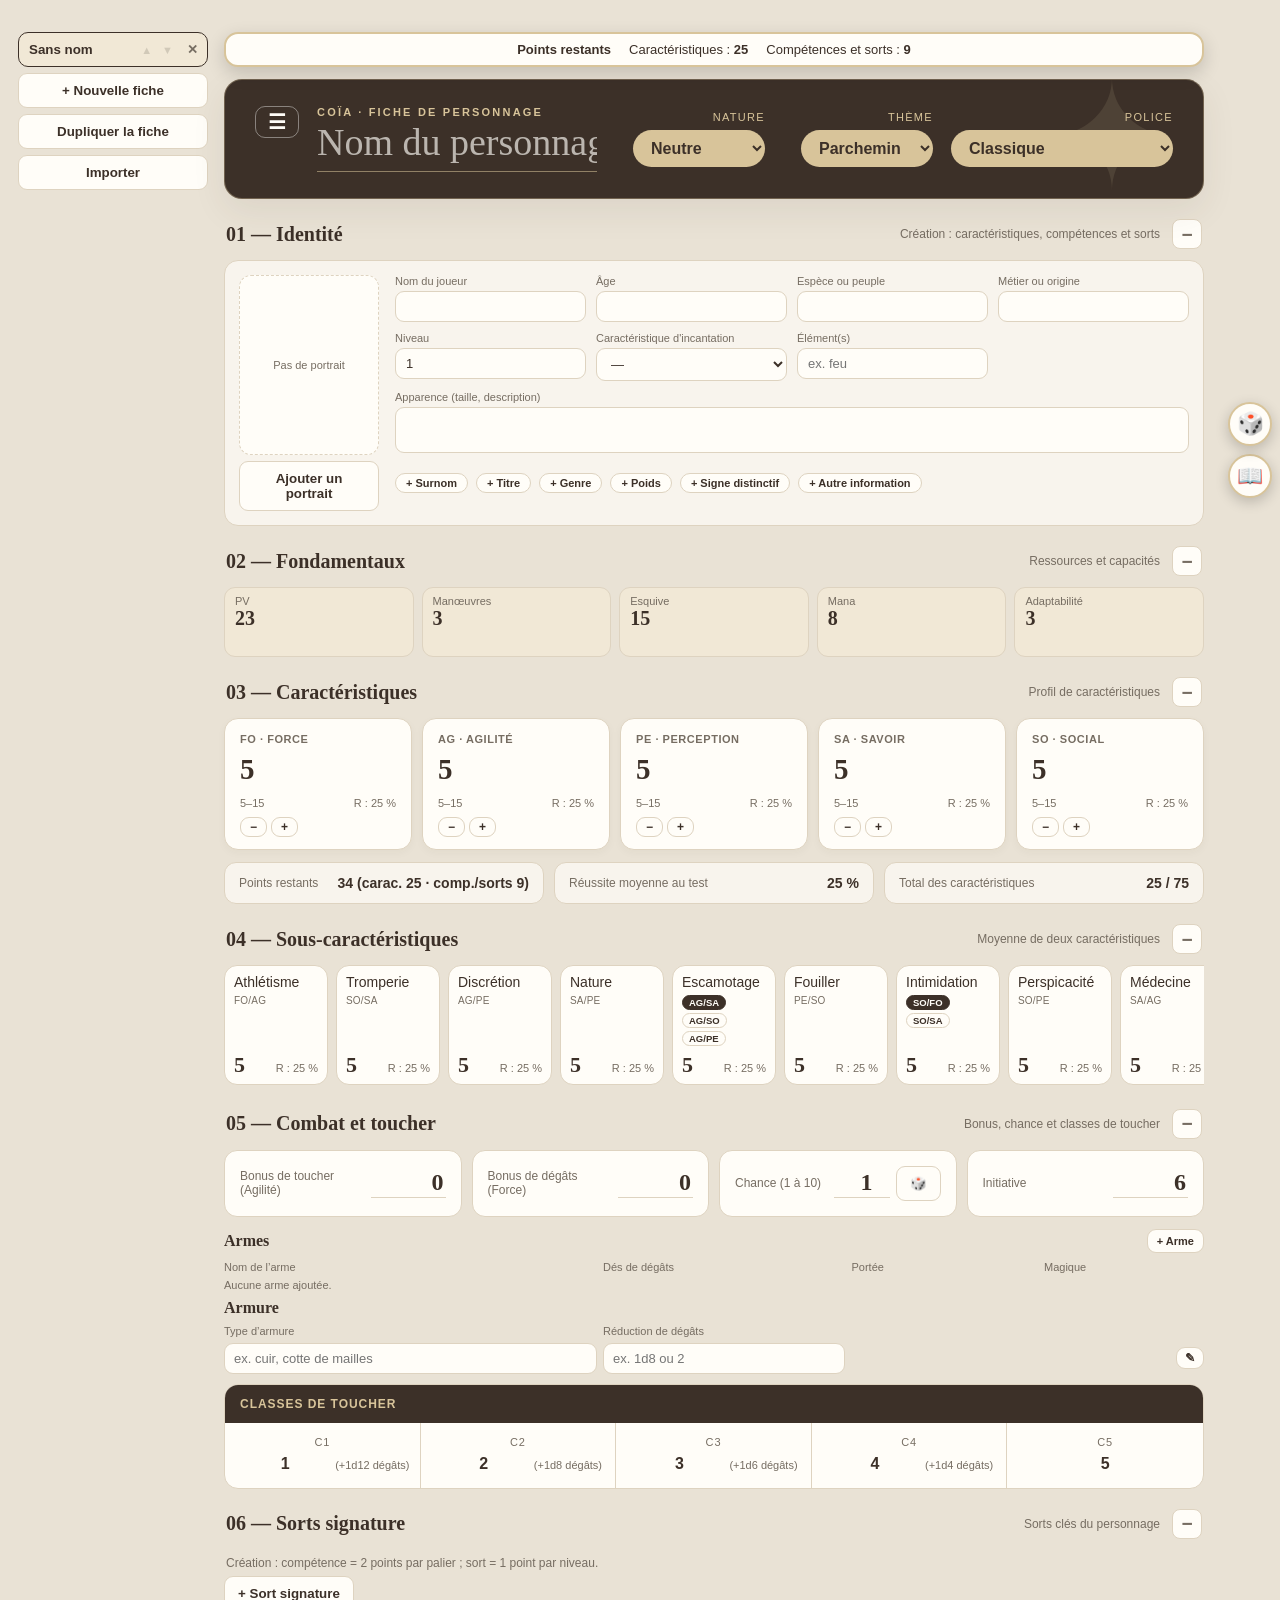
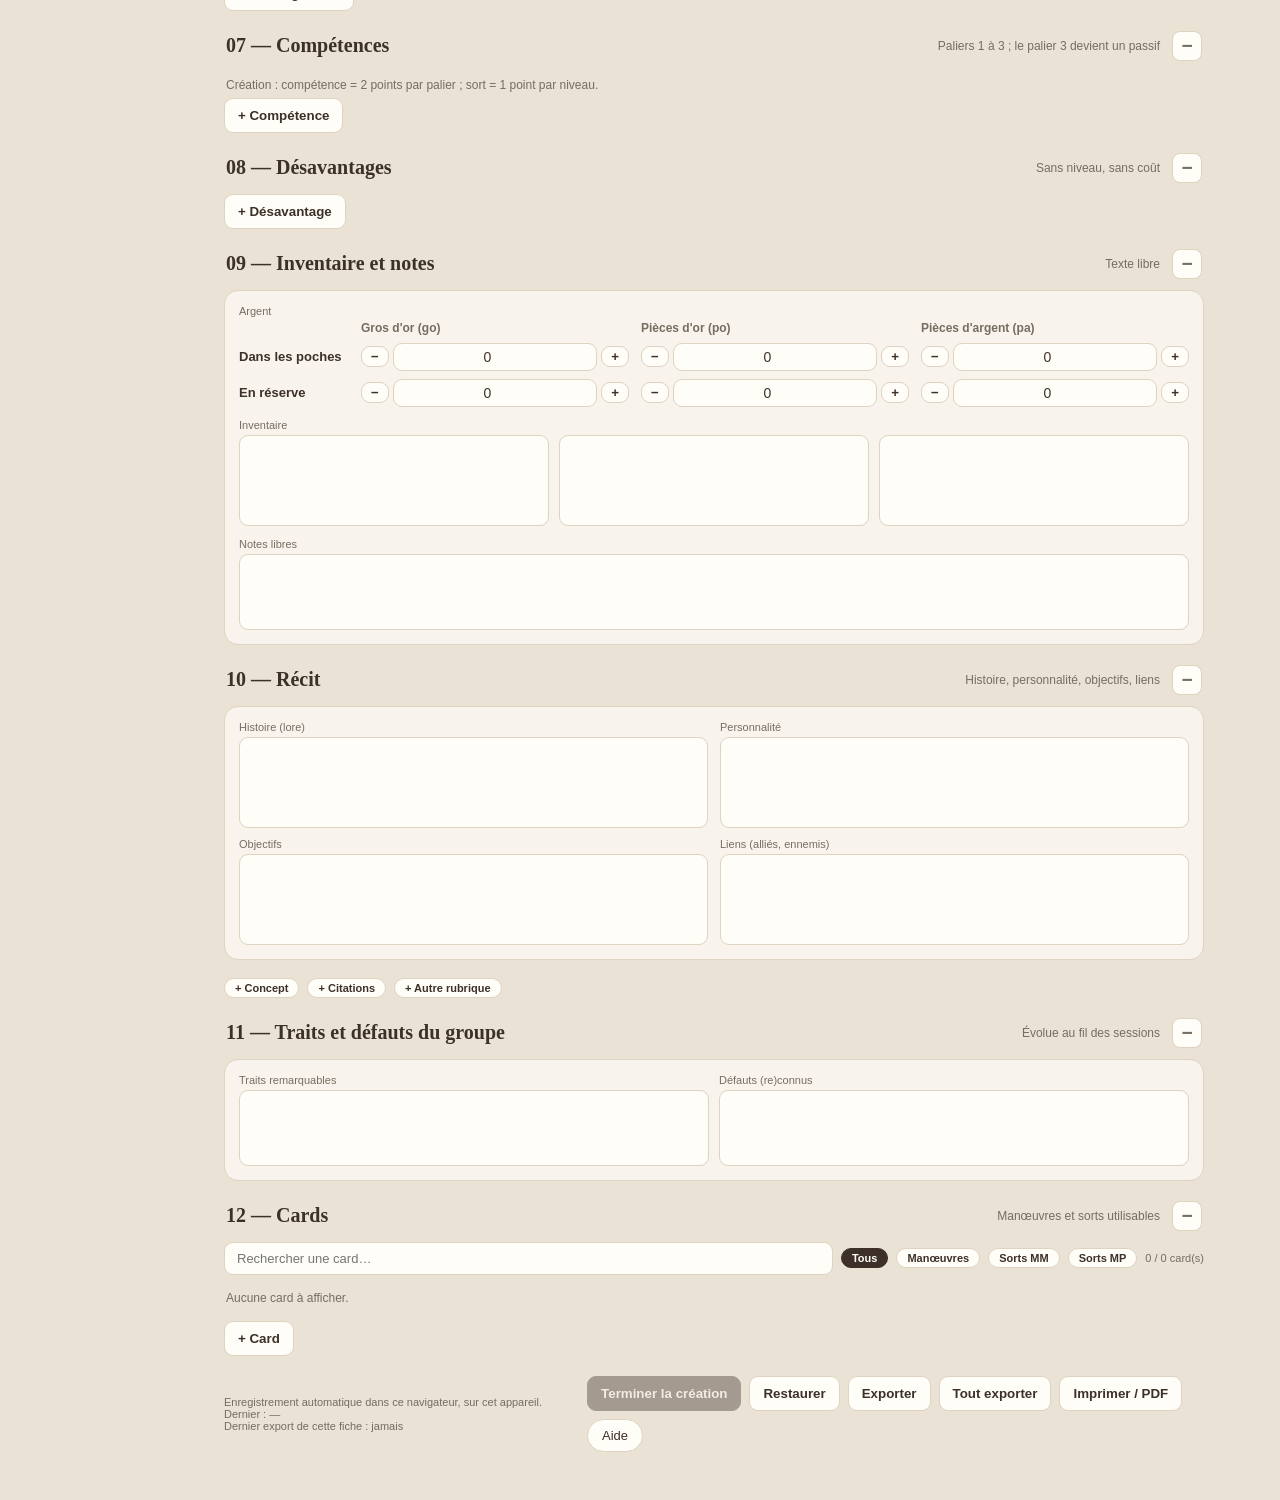
<file: index.html>
<!DOCTYPE html>
<html lang="fr">
<head>
<meta charset="UTF-8">
<meta name="viewport" content="width=device-width, initial-scale=1">
<title>Coïa — Fiche de personnage</title>
<link rel="stylesheet" href="style.css">
</head>
<body>
<div class="app">
  <nav class="sidebar" id="sheets" aria-label="Fiches de personnages"></nav>
  <main class="sheet">
    <aside class="float-points hidden" id="floatPoints" aria-live="polite"><strong>Points restants</strong><div>Caractéristiques : <b id="fpX"></b></div><div>Compétences et sorts : <b id="fpY"></b></div></aside>
    <div class="warn-bar hidden" id="exportWarn" role="alert"><span id="exportWarnText"></span><button type="button" id="exportAllWarn">Tout exporter</button></div>
    <header class="hero">
      <div class="hero-line">
        <button type="button" id="navToggle" class="nav-toggle" aria-label="Afficher ou masquer la liste des fiches" aria-expanded="true">☰</button>
        <div class="identity">
          <div class="eyebrow">Coïa · Fiche de personnage</div>
          <input class="name-input" id="characterName" data-f="name" placeholder="Nom du personnage" aria-label="Nom du personnage">
        </div>
        <div class="nature-wrap">
          <label for="nature">Nature</label>
          <select id="nature" class="nature-select">
            <option value="neutre">Neutre</option><option value="prudent">Prudent</option><option value="greedy">Greedy</option>
          </select>
        </div>
        <div class="nature-wrap"><label for="theme">Thème</label><select id="theme" class="nature-select"></select></div>
        <div class="nature-wrap"><label for="font">Police</label><select id="font" class="nature-select"></select></div>
      </div>
    </header>

    <section class="section" id="secIdentity">
      <div class="section-head"><h2>01 — Identité</h2><p id="phaseLabel"></p></div>
      <div class="panel id-panel">
        <div class="portrait">
          <div class="portrait-frame" id="portraitFrame"><span class="small">Pas de portrait</span></div>
          <div class="row"><button type="button" id="portraitBtn">Ajouter un portrait</button><button type="button" id="portraitDel" class="hidden">Retirer</button></div>
          <input type="file" id="portraitFile" accept="image/*" class="hidden">
        </div>
        <div class="id-main">
          <div class="grid2">
        <label class="field">Nom du joueur<input data-f="player"></label>
        <label class="field">Âge<input data-f="age"></label>
        <label class="field">Espèce ou peuple<input data-f="species"></label>
        <label class="field">Métier ou origine<input data-f="origin"></label>
        <label class="field">Niveau<input class="cell" data-cell="level" id="level" type="number" min="1"></label>
        <label class="field">Caractéristique d'incantation<select id="incant"></select></label>
        <label class="field">Élément(s)<input data-f="element" placeholder="ex. feu"></label>
        <label class="field full">Apparence (taille, description)<textarea rows="2" data-f="look"></textarea></label>
      </div>
          <div class="grid2" id="extraList"></div>
          <div class="row" id="extraAdd"></div>
        </div>
      </div>
    </section>
    <section class="section" id="secFunds">
      <div class="section-head"><h2>02 — Fondamentaux</h2><p>Ressources et capacités</p></div>
      <div class="fundamentals" id="funds"></div>
    </section>
    <section class="section" id="secCaracs">
      <div class="section-head"><h2>03 — Caractéristiques</h2><p>Profil de caractéristiques</p></div>
      <div class="stats-grid" id="stats"></div>
      <div class="summary-grid">
        <div class="summary-card" id="pointsCard"><span id="pointsLabel">Points répartis</span><strong id="points"></strong></div>
        <div class="summary-card"><span>Réussite moyenne au test</span><strong id="success"></strong></div>
        <div class="summary-card"><span>Total des caractéristiques</span><strong id="total"></strong></div>
      </div>
    </section>
    <section class="section" id="secSubs">
      <div class="section-head"><h2>04 — Sous-caractéristiques</h2><p>Moyenne de deux caractéristiques</p></div>
      <div class="sub-grid" id="subs"></div>
    </section>
    <section class="section" id="secCombat">
      <div class="section-head"><h2>05 — Combat et toucher</h2><p>Bonus, chance et classes de toucher</p></div>
      <div class="combat-grid combat-line">
        <article class="combat-card"><label for="hit">Bonus de toucher (Agilité)</label><input id="hit" readonly></article>
        <article class="combat-card"><label for="damage">Bonus de dégâts (Force)</label><input id="damage" readonly></article>
        <article class="combat-card"><label for="chance">Chance (1 à 10)</label><div class="row"><input class="cell" data-cell="chance" id="chance" type="number" min="1" max="10"><button type="button" id="rollChance" title="Lancer un d10" aria-label="Lancer un d10">🎲</button></div></article>
        <article class="combat-card"><label for="initiative">Initiative</label><input id="initiative" readonly></article>
      </div>
      <div class="equip">
        <div class="equip-head"><h3>Armes</h3><button type="button" id="addWeapon" class="mini-add">+ Arme</button></div>
        <div class="table-wrap"><div class="wtable" id="weapons"></div></div>
        <div class="equip-head"><h3>Armure</h3></div>
        <div class="table-wrap"><div class="wtable">
          <div class="wrow whead"><span>Type d’armure</span><span>Réduction de dégâts</span></div>
          <div class="witem"><div class="wrow"><input id="armorType" data-armor="type" placeholder="ex. cuir, cotte de mailles" aria-label="Type d’armure"><input id="armorReduction" data-armor="reduction" placeholder="ex. 1d8 ou 2" aria-label="Réduction de dégâts"><span></span><span></span><span class="wact"><button type="button" data-armor-desc class="mini-icon" title="Ajouter ou retirer une description" aria-label="Ajouter ou retirer une description">✎</button></span></div>
          <div class="wdesc hidden" id="armorDescRow"><input id="armorDesc" data-armor="desc" placeholder="Description (facultatif)" aria-label="Description de l’armure"></div></div>
        </div></div>
      </div>
      <div class="touch-panel" style="margin-top:10px">
        <div class="touch-title">Classes de toucher</div>
        <div class="touch-grid">
          <div class="touch-cell"><span>C1</span><input readonly aria-label="Classe 1"><small class="dmg"></small></div>
          <div class="touch-cell"><span>C2</span><input readonly aria-label="Classe 2"><small class="dmg"></small></div>
          <div class="touch-cell"><span>C3</span><input readonly aria-label="Classe 3"><small class="dmg"></small></div>
          <div class="touch-cell"><span>C4</span><input readonly aria-label="Classe 4"><small class="dmg"></small></div>
          <div class="touch-cell"><span>C5</span><input readonly aria-label="Classe 5"><small class="dmg"></small></div>
        </div>
      </div>
    </section>
    <section class="section" id="secSpells">
      <div class="section-head"><h2>06 — Sorts signature</h2><p>Sorts clés du personnage</p></div>
      <div class="items" id="spells"></div>
      <div class="hint-line add" id="spellsHint"></div>
      <button type="button" class="add" id="addSpell">+ Sort signature</button>
    </section>
    <section class="section" id="secSkills">
      <div class="section-head"><h2>07 — Compétences</h2><p>Paliers 1 à 3 ; le palier 3 devient un passif</p></div>
      <div class="items" id="skills"></div>
      <div class="hint-line add" id="skillsHint"></div>
      <button type="button" class="add" id="addSkill">+ Compétence</button>
    </section>
    <section class="section" id="secFlaws">
      <div class="section-head"><h2>08 — Désavantages</h2><p>Sans niveau, sans coût</p></div>
      <div class="items" id="flaws"></div>
      <button type="button" class="add" id="addFlaw">+ Désavantage</button>
    </section>
    <section class="section" id="secInv">
      <div class="section-head"><h2>09 — Inventaire et notes</h2><p>Texte libre</p></div>
      <div class="panel stackv">
        <div class="field">Argent<div class="coins" id="coins"></div></div>
        <div class="field">Inventaire
          <div class="inv3">
            <textarea rows="5" data-f="inventory" aria-label="Inventaire 1"></textarea>
            <textarea rows="5" data-f="inventory2" aria-label="Inventaire 2"></textarea>
            <textarea rows="5" data-f="inventory3" aria-label="Inventaire 3"></textarea>
          </div>
        </div>
        <label class="field">Notes libres<textarea rows="4" data-f="notes"></textarea></label>
      </div>
    </section>
    <section class="section" id="secLore">
      <div class="section-head"><h2>10 — Récit</h2><p>Histoire, personnalité, objectifs, liens</p></div>
      <div class="panel cols2">
        <div class="stack">
          <label class="field">Histoire (lore)<textarea rows="5" data-f="lore"></textarea></label>
          <label class="field">Objectifs<textarea rows="5" data-f="goals"></textarea></label>
        </div>
        <div class="stack">
          <label class="field">Personnalité<textarea rows="5" data-f="personality"></textarea></label>
          <label class="field">Liens (alliés, ennemis)<textarea rows="5" data-f="links"></textarea></label>
        </div>
      </div>
      <div class="items" id="rubrics"></div>
      <div class="row" id="rubricAdd" style="margin-top:8px"></div>
    </section>
    <section class="section" id="secTraits">
      <div class="section-head"><h2>11 — Traits et défauts du groupe</h2><p>Évolue au fil des sessions</p></div>
      <div class="panel grid2">
        <label class="field">Traits remarquables<textarea rows="4" data-f="traits"></textarea></label>
        <label class="field">Défauts (re)connus<textarea rows="4" data-f="defects"></textarea></label>
      </div>
    </section>
    <section class="section" id="secCards">
      <div class="section-head"><h2>12 — Cards</h2><p>Manœuvres et sorts utilisables</p></div>
      <div class="toolbar">
        <input id="cardSearch" type="search" placeholder="Rechercher une card…" aria-label="Rechercher une card">
        <button class="chip on" data-cf="all">Tous</button><button class="chip" data-cf="maneuver">Manœuvres</button><button class="chip" data-cf="mentale">Sorts MM</button><button class="chip" data-cf="physique">Sorts MP</button>
        <span class="small" id="cardCount"></span>
      </div>
      <div class="items" id="cards"></div>
      <button type="button" id="addCard" style="margin-top:10px">+ Card</button>
    </section>

    <footer class="footer">
      <span class="hint"><span id="saveInfo"></span><br><span id="exportInfo"></span></span>
      <div class="actions">
        <button type="button" class="primary" id="validate">Valider</button>
        <button type="button" id="levelUp">Level Up</button>
        <button type="button" id="restore">Restaurer</button>
        <button type="button" id="export">Exporter</button>
        <button type="button" id="exportAll">Tout exporter</button>
        <button type="button" onclick="window.print()">Imprimer / PDF</button>
        <a class="linkbtn" href="aide.html" target="_blank" rel="noopener">Aide</a>
        <input type="file" id="importFile" accept="application/json,.json" class="hidden">
      </div>
    </footer>
  </main>
</div>
<div class="fab-col">
<div class="dice-widget" id="diceWidget">
  <button type="button" class="dice-fab" id="diceToggle" aria-expanded="false" aria-label="Ouvrir le lanceur de dés" title="Lanceur de dés">🎲</button>
  <div class="dice-panel hidden" id="dicePanel" role="dialog" aria-label="Lanceur de dés">
    <div class="dice-row" id="diceChips">
      <button type="button" class="chip" data-die="4">d4</button><button type="button" class="chip" data-die="6">d6</button><button type="button" class="chip" data-die="8">d8</button><button type="button" class="chip" data-die="10">d10</button><button type="button" class="chip" data-die="12">d12</button><button type="button" class="chip on" data-die="20">d20</button><button type="button" class="chip" data-die="100">d100</button>
    </div>
    <div class="dice-row"><label class="small">Autre dé : d<input id="diceCustom" type="number" min="2" max="1000" aria-label="Nombre de faces personnalisé"></label></div>
    <div class="dice-row">
      <span class="dice-field"><span class="small">Nombre</span><button type="button" data-dice-n="-1" aria-label="Moins de dés">−</button><input id="diceN" type="number" min="1" max="20" value="1" aria-label="Nombre de dés"><button type="button" data-dice-n="1" aria-label="Plus de dés">+</button></span>
      <span class="dice-field"><span class="small">Bonus</span><button type="button" data-dice-mod="-1" aria-label="Retirer 1 au bonus">−</button><input id="diceMod" type="number" value="0" aria-label="Bonus ou malus"><button type="button" data-dice-mod="1" aria-label="Ajouter 1 au bonus">+</button></span>
    </div>
    <button type="button" class="primary" id="diceRoll">Lancer</button>
    <div id="diceResult" class="dice-result" aria-live="polite"></div>
    <ol id="diceHistory" class="dice-history"></ol>
  </div>
</div>
<a class="journal-fab" id="journalFab" href="journal.html" target="_blank" rel="noopener" title="Ouvrir le journal de campagne" aria-label="Ouvrir le journal de campagne">📖</a>
</div>
<script src="data.js"></script>
<script src="script.js"></script>
</body>
</html>
</file>
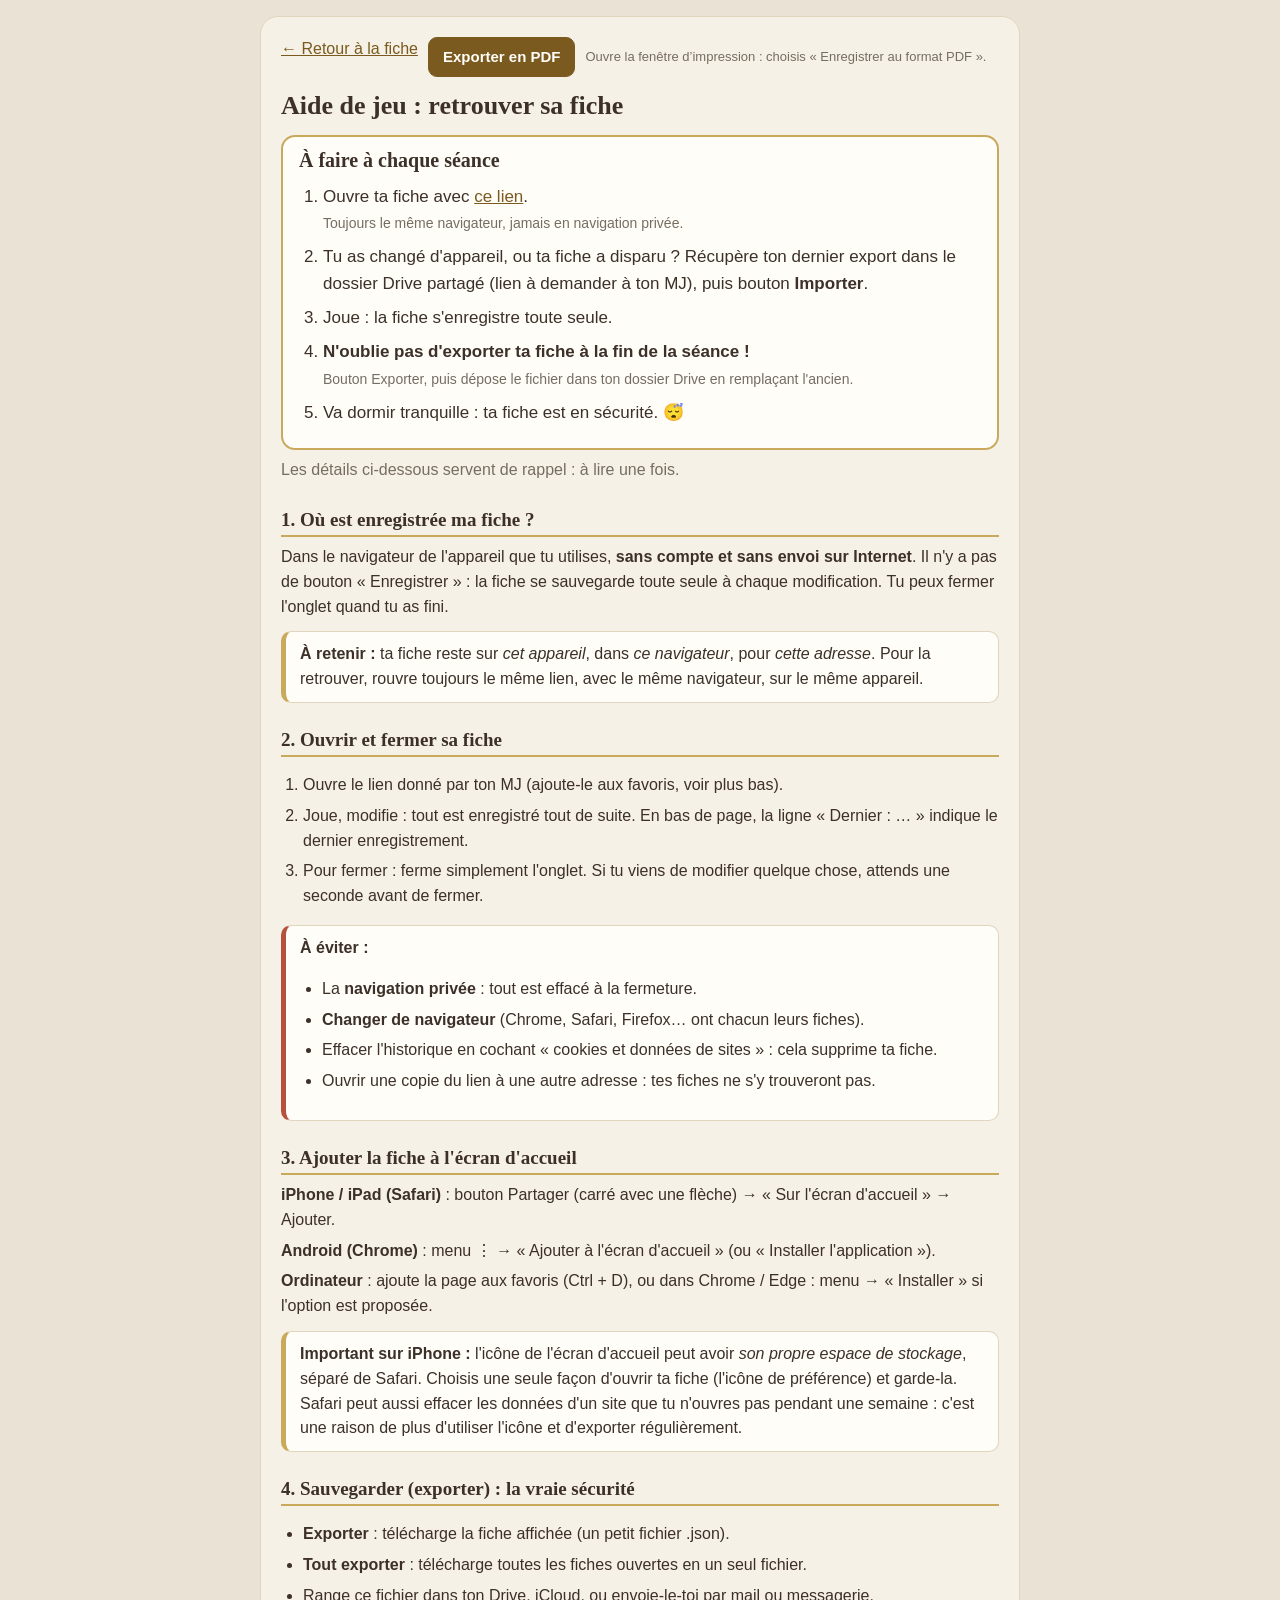
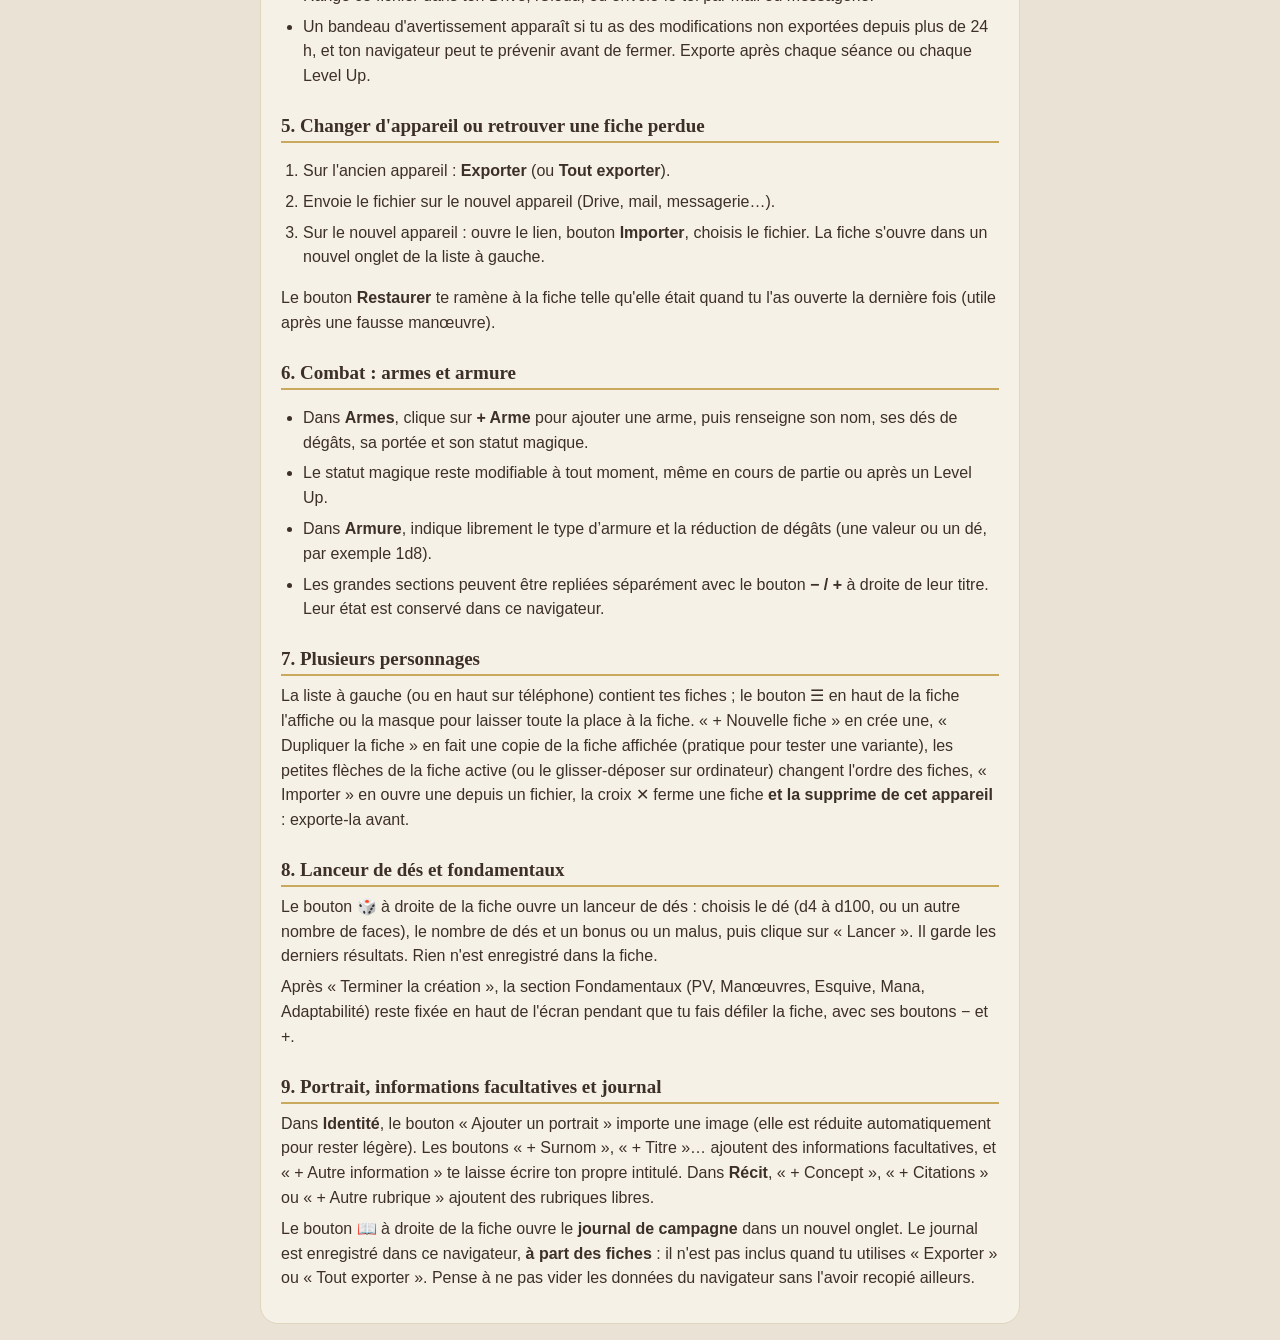
<file: aide.html>
<!DOCTYPE html>
<html lang="fr">
<head>
<meta charset="UTF-8">
<meta name="viewport" content="width=device-width, initial-scale=1">
<title>Coïa — Aide de jeu : retrouver sa fiche</title>
<style>
  :root { --paper:#f6f1e6; --ink:#3c3028; --muted:#766d62; --gold:#c9a95c; --line:#e0d5bd; --white:#fffdf8; }
  * { box-sizing:border-box; }
  body { margin:0; background:#e9e2d5; color:var(--ink); font:16px/1.55 "Segoe UI",Arial,sans-serif; padding:16px; }
  main { max-width:760px; margin:0 auto; background:var(--paper); border:1px solid var(--line); border-radius:18px; padding:20px 20px 26px; }
  h1 { font:bold 26px Georgia,serif; margin:0 0 4px; }
  h2 { font:bold 19px Georgia,serif; margin:26px 0 8px; border-bottom:2px solid var(--gold); padding-bottom:4px; }
  p, li { margin:6px 0; }
  .lead { color:var(--muted); margin-bottom:14px; }
  .box { background:var(--white); border:1px solid var(--line); border-left:5px solid var(--gold); border-radius:10px; padding:10px 14px; margin:12px 0; }
  .ko { border-left-color:#b5523d; }
  a { color:#7a5a1e; }
  ul, ol { padding-left:22px; }
  .back { display:inline-block; margin-bottom:14px; }
  .quick { background:var(--white); border:2px solid var(--gold); border-radius:14px; padding:12px 16px 14px; margin:14px 0 8px; }
  .quick h2 { border:0; margin:0 0 6px; font-size:20px; }
  .quick ol { margin:0; padding-left:24px; font-size:17px; }
  .quick li { margin:8px 0; }
  .quick small { color:var(--muted); font-size:14px; }
  .toolbar { display:flex; flex-wrap:wrap; gap:10px; align-items:center; margin:0 0 14px; }
  .export-pdf { appearance:none; border:1px solid #7a5a1e; border-radius:9px; background:#7a5a1e; color:#fffdf8; padding:9px 14px; font:600 15px/1.3 "Segoe UI",Arial,sans-serif; cursor:pointer; }
  .export-pdf:hover { background:#624716; }
  .export-note { color:var(--muted); font-size:13px; }
  @media print {
    @page { size:auto; margin:15mm 14mm; }
    body { padding:0; margin:0; background:#fff; color:#222; font-size:11pt; line-height:1.4; }
    main { max-width:none; margin:0; padding:0; border:0; border-radius:0; background:#fff; }
    .toolbar, .back { display:none !important; }
    h1 { font-size:22pt; }
    h2 { font-size:15pt; margin-top:18pt; break-after:avoid; }
    p, li { break-inside:avoid; }
    .box, .quick { break-inside:avoid; background:#fff; }
    a { color:#624716; text-decoration:underline; }
  }
</style>
</head>
<body>
<main>
  <div class="toolbar">
    <a class="back" href="index.html">← Retour à la fiche</a>
    <button class="export-pdf" id="exportPdf" type="button">Exporter en PDF</button>
    <span class="export-note">Ouvre la fenêtre d’impression : choisis « Enregistrer au format PDF ».</span>
  </div>
  <h1>Aide de jeu : retrouver sa fiche</h1>
  <div class="quick">
    <h2>À faire à chaque séance</h2>
    <ol>
      <li>Ouvre ta fiche avec <a href="index.html">ce lien</a>.<br><small>Toujours le même navigateur, jamais en navigation privée.</small></li>
      <li>Tu as changé d'appareil, ou ta fiche a disparu ? Récupère ton dernier export dans <a id="driveLink" href="#">le dossier Drive partagé</a>, puis bouton <strong>Importer</strong>.</li>
      <li>Joue : la fiche s'enregistre toute seule.</li>
      <li><strong>N'oublie pas d'exporter ta fiche à la fin de la séance !</strong><br><small>Bouton Exporter, puis dépose le fichier dans ton dossier Drive en remplaçant l'ancien.</small></li>
      <li>Va dormir tranquille : ta fiche est en sécurité. 😴</li>
    </ol>
  </div>
  <p class="lead">Les détails ci-dessous servent de rappel : à lire une fois.</p>

  <h2>1. Où est enregistrée ma fiche ?</h2>
  <p>Dans le navigateur de l'appareil que tu utilises, <strong>sans compte et sans envoi sur Internet</strong>. Il n'y a pas de bouton « Enregistrer » : la fiche se sauvegarde toute seule à chaque modification. Tu peux fermer l'onglet quand tu as fini.</p>
  <div class="box"><strong>À retenir :</strong> ta fiche reste sur <em>cet appareil</em>, dans <em>ce navigateur</em>, pour <em>cette adresse</em>. Pour la retrouver, rouvre toujours le même lien, avec le même navigateur, sur le même appareil.</div>

  <h2>2. Ouvrir et fermer sa fiche</h2>
  <ol>
    <li>Ouvre le lien donné par ton MJ (ajoute-le aux favoris, voir plus bas).</li>
    <li>Joue, modifie : tout est enregistré tout de suite. En bas de page, la ligne « Dernier : … » indique le dernier enregistrement.</li>
    <li>Pour fermer : ferme simplement l'onglet. Si tu viens de modifier quelque chose, attends une seconde avant de fermer.</li>
  </ol>
  <div class="box ko"><strong>À éviter :</strong>
    <ul>
      <li>La <strong>navigation privée</strong> : tout est effacé à la fermeture.</li>
      <li><strong>Changer de navigateur</strong> (Chrome, Safari, Firefox… ont chacun leurs fiches).</li>
      <li>Effacer l'historique en cochant « cookies et données de sites » : cela supprime ta fiche.</li>
      <li>Ouvrir une copie du lien à une autre adresse : tes fiches ne s'y trouveront pas.</li>
    </ul>
  </div>

  <h2>3. Ajouter la fiche à l'écran d'accueil</h2>
  <p><strong>iPhone / iPad (Safari)</strong> : bouton Partager (carré avec une flèche) → « Sur l'écran d'accueil » → Ajouter.</p>
  <p><strong>Android (Chrome)</strong> : menu ⋮ → « Ajouter à l'écran d'accueil » (ou « Installer l'application »).</p>
  <p><strong>Ordinateur</strong> : ajoute la page aux favoris (Ctrl + D), ou dans Chrome / Edge : menu → « Installer » si l'option est proposée.</p>
  <div class="box"><strong>Important sur iPhone :</strong> l'icône de l'écran d'accueil peut avoir <em>son propre espace de stockage</em>, séparé de Safari. Choisis une seule façon d'ouvrir ta fiche (l'icône de préférence) et garde-la. Safari peut aussi effacer les données d'un site que tu n'ouvres pas pendant une semaine : c'est une raison de plus d'utiliser l'icône et d'exporter régulièrement.</div>

  <h2>4. Sauvegarder (exporter) : la vraie sécurité</h2>
  <ul>
    <li><strong>Exporter</strong> : télécharge la fiche affichée (un petit fichier .json).</li>
    <li><strong>Tout exporter</strong> : télécharge toutes les fiches ouvertes en un seul fichier.</li>
    <li>Range ce fichier dans ton Drive, iCloud, ou envoie-le-toi par mail ou messagerie.</li>
    <li>Un bandeau d'avertissement apparaît si tu as des modifications non exportées depuis plus de 24 h, et ton navigateur peut te prévenir avant de fermer. Exporte après chaque séance ou chaque Level Up.</li>
  </ul>

  <h2>5. Changer d'appareil ou retrouver une fiche perdue</h2>
  <ol>
    <li>Sur l'ancien appareil : <strong>Exporter</strong> (ou <strong>Tout exporter</strong>).</li>
    <li>Envoie le fichier sur le nouvel appareil (Drive, mail, messagerie…).</li>
    <li>Sur le nouvel appareil : ouvre le lien, bouton <strong>Importer</strong>, choisis le fichier. La fiche s'ouvre dans un nouvel onglet de la liste à gauche.</li>
  </ol>
  <p>Le bouton <strong>Restaurer</strong> te ramène à la fiche telle qu'elle était quand tu l'as ouverte la dernière fois (utile après une fausse manœuvre).</p>

  <h2>6. Combat : armes et armure</h2>
  <ul>
    <li>Dans <strong>Armes</strong>, clique sur <strong>+ Arme</strong> pour ajouter une arme, puis renseigne son nom, ses dés de dégâts, sa portée et son statut magique.</li>
    <li>Le statut magique reste modifiable à tout moment, même en cours de partie ou après un Level Up.</li>
    <li>Dans <strong>Armure</strong>, indique librement le type d’armure et la réduction de dégâts (une valeur ou un dé, par exemple 1d8).</li>
    <li>Les grandes sections peuvent être repliées séparément avec le bouton <strong>− / +</strong> à droite de leur titre. Leur état est conservé dans ce navigateur.</li>
  </ul>

  <h2>7. Plusieurs personnages</h2>
  <p>La liste à gauche (ou en haut sur téléphone) contient tes fiches ; le bouton ☰ en haut de la fiche l'affiche ou la masque pour laisser toute la place à la fiche. « + Nouvelle fiche » en crée une, « Dupliquer la fiche » en fait une copie de la fiche affichée (pratique pour tester une variante), les petites flèches de la fiche active (ou le glisser-déposer sur ordinateur) changent l'ordre des fiches, « Importer » en ouvre une depuis un fichier, la croix ✕ ferme une fiche <strong>et la supprime de cet appareil</strong> : exporte-la avant.</p>

  <h2>8. Lanceur de dés et fondamentaux</h2>
  <p>Le bouton 🎲 à droite de la fiche ouvre un lanceur de dés : choisis le dé (d4 à d100, ou un autre nombre de faces), le nombre de dés et un bonus ou un malus, puis clique sur « Lancer ». Il garde les derniers résultats. Rien n'est enregistré dans la fiche.</p>
  <p>Après « Terminer la création », la section Fondamentaux (PV, Manœuvres, Esquive, Mana, Adaptabilité) reste fixée en haut de l'écran pendant que tu fais défiler la fiche, avec ses boutons − et +.</p>

  <h2>9. Portrait, informations facultatives et journal</h2>
  <p>Dans <strong>Identité</strong>, le bouton « Ajouter un portrait » importe une image (elle est réduite automatiquement pour rester légère). Les boutons « + Surnom », « + Titre »… ajoutent des informations facultatives, et « + Autre information » te laisse écrire ton propre intitulé. Dans <strong>Récit</strong>, « + Concept », « + Citations » ou « + Autre rubrique » ajoutent des rubriques libres.</p>
  <p>Le bouton 📖 à droite de la fiche ouvre le <strong>journal de campagne</strong> dans un nouvel onglet. Le journal est enregistré dans ce navigateur, <strong>à part des fiches</strong> : il n'est pas inclus quand tu utilises « Exporter » ou « Tout exporter ». Pense à ne pas vider les données du navigateur sans l'avoir recopié ailleurs.</p>
</main>
<script>
  // Le MJ colle ici le lien du dossier Drive partagé (entre les guillemets). Laisser vide tant qu'il n'existe pas.
  document.getElementById('exportPdf').addEventListener('click', () => window.print());

  const LIEN_DRIVE = '';
  const drive = document.getElementById('driveLink');
  if (LIEN_DRIVE) { drive.href = LIEN_DRIVE; drive.target = '_blank'; drive.rel = 'noopener'; }
  else drive.replaceWith('le dossier Drive partagé (lien à demander à ton MJ)');
</script>
</body>
</html>
</file>
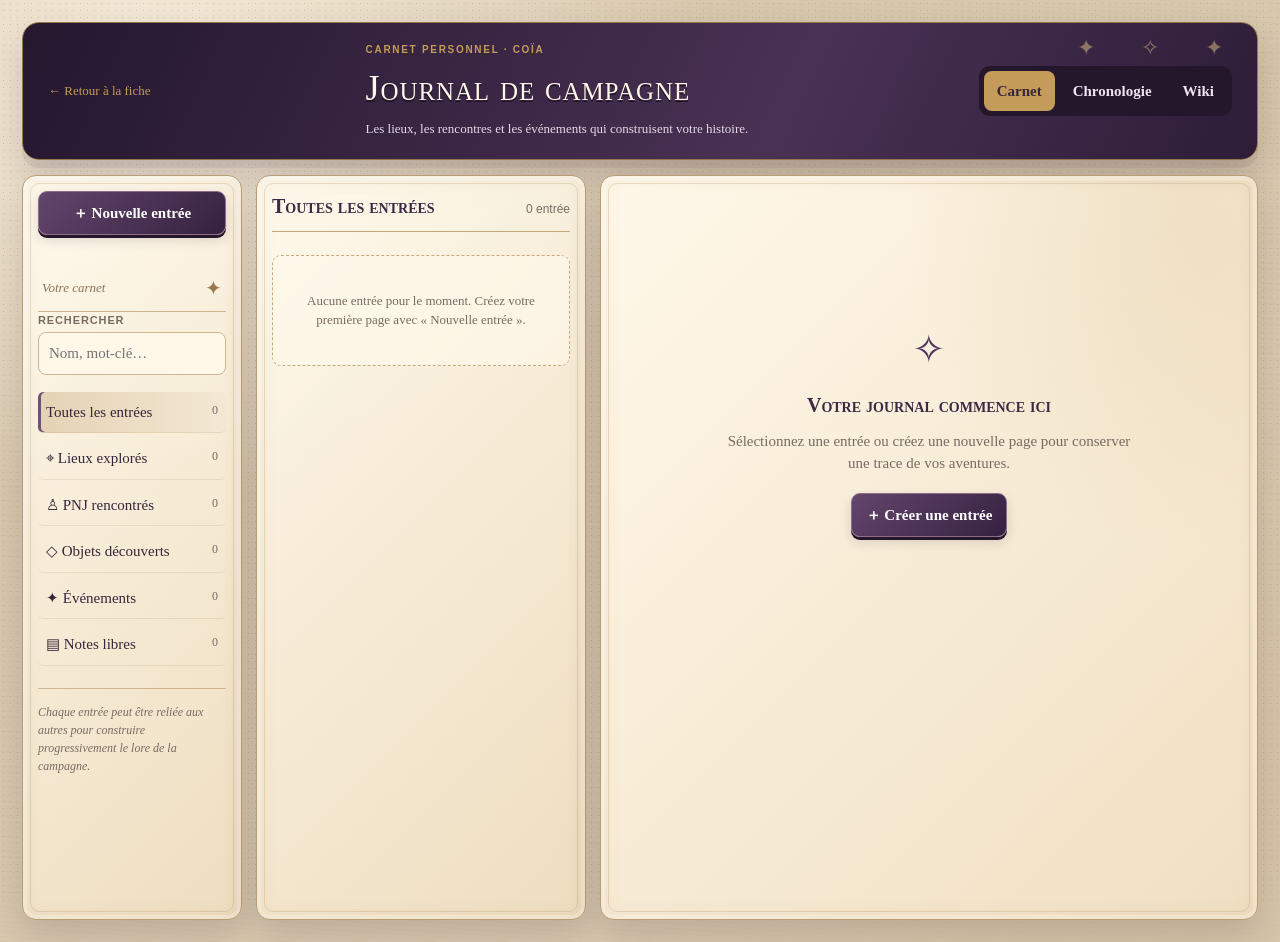
<file: journal.html>
<!DOCTYPE html>
<html lang="fr">
<head>
  <meta charset="UTF-8">
  <meta name="viewport" content="width=device-width, initial-scale=1">
  <title>Journal de campagne — Coïa</title>
  <link rel="stylesheet" href="journal.css">
</head>
<body>
<div class="journal-app">
  <header class="journal-header">
    <a class="back-link" href="index.html">← Retour à la fiche</a>
    <div><p class="eyebrow">Carnet personnel · Coïa</p><h1>Journal de campagne</h1><p class="subtitle">Les lieux, les rencontres et les événements qui construisent votre histoire.</p></div>
    <div class="view-switch" role="group" aria-label="Mode d'affichage">
      <button class="view-button active" data-view="notebook" type="button">Carnet</button>
      <button class="view-button" data-view="timeline" type="button">Chronologie</button>
      <button class="view-button" data-view="wiki" type="button">Wiki</button>
    </div>
  </header>

  <main class="journal-layout">
    <aside class="journal-sidebar">
      <button class="primary new-entry" id="newEntry">＋ Nouvelle entrée</button>
      <div class="sidebar-tools"><span class="tool-caption">Votre carnet</span><span class="tool-seal">✦</span></div>
      <label class="search-label" for="searchEntries">Rechercher</label>
      <input id="searchEntries" type="search" placeholder="Nom, mot-clé…">
      <nav class="category-nav" aria-label="Catégories du journal">
        <button class="category active" data-filter="all">Toutes les entrées <span id="countAll">0</span></button>
        <button class="category" data-filter="Lieu">⌖ Lieux explorés <span id="countLieu">0</span></button>
        <button class="category" data-filter="PNJ">♙ PNJ rencontrés <span id="countPNJ">0</span></button>
        <button class="category" data-filter="Objet">◇ Objets découverts <span id="countObjet">0</span></button>
        <button class="category" data-filter="Événement">✦ Événements <span id="countÉvénement">0</span></button>
        <button class="category" data-filter="Note">▤ Notes libres <span id="countNote">0</span></button>
      </nav>
      <div class="sidebar-note">Chaque entrée peut être reliée aux autres pour construire progressivement le lore de la campagne.</div>
    </aside>

    <section class="entry-list-panel" aria-label="Liste des entrées">
      <div class="list-heading"><h2 id="listTitle">Toutes les entrées</h2><span id="listCount">0 entrée</span></div>
      <div id="entryList" class="entry-list"><p class="empty-state">Aucune entrée pour le moment. Créez votre première page avec « Nouvelle entrée ».</p></div>
    </section>

    <section class="entry-detail" id="entryDetail" aria-live="polite">
      <div class="detail-empty"><span class="ornament">✧</span><h2>Votre journal commence ici</h2><p>Sélectionnez une entrée ou créez une nouvelle page pour conserver une trace de vos aventures.</p><button class="primary" id="emptyNewEntry">＋ Créer une entrée</button></div>
    </section>
  </main>
</div>

<dialog id="entryDialog" class="entry-dialog">
  <form id="entryForm" method="dialog">
    <div class="dialog-heading"><div><p class="eyebrow">Nouvelle page</p><h2>Créer une entrée</h2></div><button type="button" class="icon-button" id="closeDialog" aria-label="Fermer">✕</button></div>
    <fieldset class="type-picker"><legend>1. Choisir le type d'entrée</legend>
      <label><input type="radio" name="type" value="Lieu" checked><span>⌖ Lieu</span></label>
      <label><input type="radio" name="type" value="PNJ"><span>♙ PNJ</span></label>
      <label><input type="radio" name="type" value="Objet"><span>◇ Objet</span></label>
      <label><input type="radio" name="type" value="Événement"><span>✦ Événement</span></label>
      <label><input type="radio" name="type" value="Note"><span>▤ Note libre</span></label>
    </fieldset>
    <div class="form-grid">
      <label class="form-field full">Titre *<input name="title" required maxlength="100" placeholder="Ex. La tour oubliée"></label>
      <label class="form-field">Date de création<input name="date" type="date"><small>Date réelle, conservée pour l'historique.</small></label>
      <fieldset class="form-field game-date-field"><legend>Date en jeu</legend><div class="game-date-controls"><input name="gameDay" type="number" min="1" max="30" placeholder="Jour" aria-label="Jour en jeu"><select name="gameMonth" aria-label="Mois en jeu"><option value="">Mois</option><option>Vendémiaire</option><option>Brumaire</option><option>Frimaire</option><option>Nivôse</option><option>Pluviôse</option><option>Ventôse</option><option>Germinal</option><option>Floréal</option><option>Prairial</option><option>Messidor</option><option>Thermidor</option><option>Fructidor</option></select><input name="gameYear" type="number" min="1" placeholder="Année" aria-label="Année en jeu"></div><small>Calendrier de 12 mois de 30 jours. L'année peut rester vide tant qu'elle n'est pas connue.</small></fieldset>
      <label class="form-field" id="subcategoryField">Catégorie / région<input name="subcategory" placeholder="Ex. Ruines, royaume…"></label>
      <label class="form-field full">Description<textarea name="description" rows="5" placeholder="Décrivez ce que vous souhaitez retenir…"></textarea></label>
      <section class="form-field full custom-attributes"><div class="attributes-heading"><strong>Attributs personnalisés</strong><div class="attribute-actions"><button type="button" id="manageAttributes" class="small-action">⚙ Gérer les attributs</button><button type="button" id="addAttribute" class="small-action">＋ Ajouter un attribut</button></div></div><p class="field-help">Créez vos propres champs une seule fois : ils seront proposés pour toutes les entrées de cette catégorie.</p><div id="customAttributeFields" class="custom-attribute-grid"></div></section>
      <label class="form-field full">Illustration (facultatif)<input name="image" type="url" placeholder="URL d’une image distante"><small>Ou choisissez une image depuis votre appareil.</small><input name="imageFile" type="file" accept="image/*"></label>
      <label class="form-field full">Entrées liées<input name="links" list="entrySuggestions" autocomplete="off" placeholder="Commencez à taper un lieu, un PNJ, un objet…"><datalist id="entrySuggestions"></datalist><div id="linkSuggestions" class="link-suggestions" aria-live="polite"></div><small>Des suggestions apparaissent à partir des entrées existantes. Vous pouvez en saisir plusieurs, séparées par des virgules.</small></label>
    </div>
    <div class="dialog-actions"><button type="button" id="cancelDialog">Annuler</button><button class="primary" id="saveEntry" type="submit">Créer l'entrée</button></div>
  </form>
</dialog>
<script src="journal.js"></script>
</body>
</html>
</file>
<file: style.css>
:root {
  --paper: #faf7f0;
  --paper-deep: #f1e8d6;
  --sand: #ede4d2;
  --ink: #3c3028;
  --muted: #766d62;
  --gold: #d8c49a;
  --line: #ded3c0;
  --white: #fffdf8;
  --green: #66745a;
  --red: #985d50;
  --shadow: 0 12px 34px rgba(60,48,40,.08);
}
* { box-sizing: border-box; }
body {
  margin: 0;
  padding: 32px 18px 48px;
  background: var(--bg);
  color: var(--ink);
  font-family: var(--sans);
}
.sheet { max-width: 1050px; margin: 0 auto; }
.hero {
  background: var(--hero-bg);
  color: var(--hero-fg);
  padding: 26px 30px;
  border-radius: 18px;
  position: relative;
  overflow: hidden;
  box-shadow: var(--shadow);
  border: 1px solid rgba(216,196,154,.35);
}
.hero:after {
  content: "✦";
  position: absolute;
  right: 28px; top: -30px;
  font-size: 150px;
  color: rgba(216,196,154,.12);
  pointer-events: none;
}
.eyebrow { color: var(--gold); font-size: 11px; letter-spacing: .2em; font-weight: 700; text-transform: uppercase; }
.hero-line { display:flex; gap:18px; align-items:center; justify-content:space-between; position:relative; z-index:1; }
h1 { margin: 8px 0 0; font-family: var(--serif); font-weight: 500; font-size: clamp(25px, 4vw, 38px); letter-spacing: .01em; }
.identity { flex:1; min-width: 180px; }
.name-input {
  color: var(--hero-fg); font: inherit; font-family: var(--serif); font-size: clamp(25px,4vw,38px);
  background: transparent; border:0; border-bottom:1px solid rgba(216,196,154,.55);
  width: min(100%, 480px); outline:none; padding: 2px 0 7px;
}
.name-input::placeholder { color: rgba(255,253,248,.65); }
.nature-wrap { min-width: 150px; text-align:right; }
.nature-wrap label { display:block; color:var(--gold); font-size:11px; text-transform:uppercase; letter-spacing:.12em; margin-bottom:7px; }
select, input { font: inherit; }
.nature-select {
  background: var(--gold); color:var(--ink); border:0; border-radius:999px;
  padding: 9px 14px; font-weight:700; min-width:132px; cursor:pointer;
}
.section { margin-top: 20px; }
.section-head { display:flex; align-items:baseline; justify-content:space-between; gap:12px; margin:0 2px 11px; }
.section-head h2 { margin:0; font-family:var(--serif); font-size:20px; font-weight:600; }
.section-head p { margin:0; color:var(--muted); font-size:12px; }
.stats-grid { display:grid; grid-template-columns:repeat(5,minmax(0,1fr)); gap:10px; }
.stat-card {
  background:var(--white); border:1px solid var(--line); border-radius:14px;
  padding:14px 15px 12px; box-shadow:0 3px 9px rgba(60,48,40,.035);
}
.stat-label { color:var(--muted); font-size:11px; text-transform:uppercase; letter-spacing:.12em; font-weight:700; }
.stat-value { display:block; width:100%; margin-top:8px; font: bold 29px var(--serif); color:var(--ink); background:transparent; border:0; border-bottom:1px solid transparent; padding:0; outline:none; }
.stat-value:focus { border-bottom-color:var(--gold); }
.stat-meta { display:flex; justify-content:space-between; gap:8px; margin-top:10px; color:var(--muted); font-size:11px; }
.summary-grid { display:grid; grid-template-columns:repeat(3,minmax(0,1fr)); gap:10px; margin-top:12px; }
.summary-card { background:var(--panel); border:1px solid var(--line); border-radius:12px; padding:12px 14px; display:flex; justify-content:space-between; align-items:center; gap:12px; }
.summary-card span { color:var(--muted); font-size:12px; }
.summary-card strong { font-size:14px; white-space:nowrap; }
.fundamentals { display:grid; grid-template-columns:repeat(5,minmax(0,1fr)); gap:10px; }
.fund-card { background:var(--paper-deep); border:1px solid var(--line); border-radius:13px; padding:13px 14px; }
.fund-card label { display:block; color:var(--muted); font-size:11px; min-height:28px; }
.fund-card input { width:100%; border:0; background:transparent; color:var(--ink); font: bold 25px var(--serif); outline:none; border-bottom:1px solid transparent; padding:0 0 3px; }
.fund-card input:focus { border-bottom-color:var(--gold); }
.combat-grid { display:grid; grid-template-columns:1fr 1fr; gap:10px; }
.combat-card { background:var(--white); border:1px solid var(--line); border-radius:13px; padding:15px; display:flex; align-items:center; justify-content:space-between; gap:12px; }
.combat-card label { color:var(--muted); font-size:12px; }
.combat-card input { width:75px; text-align:right; font: bold 24px var(--serif); color:var(--ink); border:0; border-bottom:1px solid var(--line); background:transparent; outline:none; }
.touch-panel { background:var(--white); border:1px solid var(--line); border-radius:14px; overflow:hidden; }
.touch-title { background:var(--hero-bg); color:var(--gold); padding:12px 15px; font-weight:700; font-size:12px; letter-spacing:.08em; text-transform:uppercase; }
.touch-grid { display:grid; grid-template-columns:repeat(5,minmax(0,1fr)); }
.touch-cell { text-align:center; padding:13px 8px; border-right:1px solid var(--line); }
.touch-cell:last-child { border-right:0; }
.touch-cell span { display:block; color:var(--muted); font-size:11px; letter-spacing:.08em; }
.touch-cell input { width:100%; max-width:100px; text-align:center; margin-top:6px; border:0; border-bottom:1px solid transparent; outline:none; background:transparent; color:var(--ink); font-weight:700; font-size:16px; }
.touch-cell input:focus { border-bottom-color:var(--gold); }
.footer { margin-top:20px; display:flex; justify-content:space-between; align-items:center; gap:10px; color:var(--muted); font-size:11px; }
.actions { display:flex; gap:8px; flex-wrap:wrap; }
button { border:1px solid var(--line); background:var(--white); color:var(--ink); padding:9px 13px; border-radius:9px; cursor:pointer; font-weight:600; }
button.primary { background:var(--ink); color:var(--white); border-color:var(--ink); }
button:hover { filter:brightness(.97); }
@media (max-width: 720px) {
  body { padding:16px 10px 30px; }
  .hero { padding:21px 18px; }
  .hero-line { align-items:flex-start; flex-direction:column; }
  .nature-wrap { text-align:left; }
  .stats-grid { grid-template-columns:repeat(2,minmax(0,1fr)); }
  .stats-grid .stat-card:last-child { grid-column:span 2; }
  .summary-grid { grid-template-columns:1fr; }
  .fundamentals { grid-template-columns:repeat(2,minmax(0,1fr)); }
  .fund-card:last-child { grid-column:span 2; }
  .combat-grid { grid-template-columns:1fr; }
  .touch-cell { padding:11px 4px; }
}
@media print {
  body { padding:0; background:white; }
  .sheet { max-width:none; }
  .hero, .stat-card, .summary-card, .fund-card, .combat-card, .touch-panel { box-shadow:none; break-inside:avoid; }
  .actions, .footer .hint { display:none; }
  .hero { print-color-adjust:exact; -webkit-print-color-adjust:exact; }
}

/* ---- Ajouts : états de la fiche (création / validée / Level Up) ---- */
.max { display:block; margin-top:6px; color:var(--muted); font-size:11px; min-height:14px; }
.lvl { display:none; margin-top:8px; padding:4px 12px; font-size:12px; }
body.levelup .lvl { display:inline-block; }
button:disabled { opacity:.4; cursor:not-allowed; }
input[readonly] { cursor:default; }
.hidden { display:none !important; }
.chance { display:flex; align-items:center; gap:8px; }
.chance input { width:55px; }
.dice { padding:6px 10px; font-size:16px; line-height:1; }
@media print { .lvl { display:none !important; } }

/* ---- Ajouts v2 : menu des fiches, phases, listes ---- */
.app { display:flex; gap:16px; align-items:flex-start; max-width:1300px; margin:0 auto; }
.app .sheet { flex:1; min-width:0; margin:0; }
.sidebar { width:190px; flex:none; position:sticky; top:12px; display:flex; flex-direction:column; gap:6px; }
.tab { display:flex; align-items:center; background:var(--white); border:1px solid var(--line); border-radius:10px; }
.tab.active { border-color:var(--ink); background:var(--paper-deep); }
.tab .pick { flex:1; min-width:0; border:0; background:transparent; text-align:left; padding:9px 10px; overflow:hidden; text-overflow:ellipsis; white-space:nowrap; }
.tab .x { border:0; background:transparent; padding:6px 9px; color:var(--muted); }
.field { display:flex; flex-direction:column; gap:4px; font-size:11px; color:var(--muted); }
.field input, .field textarea, .item input, .item textarea { font:inherit; font-size:13px; color:var(--ink); background:var(--white); border:1px solid var(--line); border-radius:9px; padding:7px 10px; resize:none; width:100%; }
.panel { background:var(--panel); border:1px solid var(--line); border-radius:14px; padding:14px; }
.grid2 { display:grid; grid-template-columns:repeat(auto-fit,minmax(190px,1fr)); gap:10px; }
.item { background:var(--white); border:1px solid var(--line); border-radius:13px; padding:12px 14px; display:grid; gap:8px; }
.items { display:grid; gap:10px; margin-top:10px; }
.row { display:flex; gap:8px; align-items:center; flex-wrap:wrap; }
.row .grow { flex:1; min-width:140px; width:auto; }
.badge { border:1px solid var(--gold); border-radius:999px; padding:3px 10px; font-size:11px; background:var(--paper-deep); white-space:nowrap; }
.chip { padding:3px 10px; font-size:11px; border-radius:999px; }
.chip.on { background:var(--ink); color:var(--white); border-color:var(--ink); }
.sub-grid { display:grid; grid-template-columns:repeat(auto-fill,minmax(190px,1fr)); gap:10px; }
.sub-card { background:var(--white); border:1px solid var(--line); border-radius:13px; padding:12px 14px; display:grid; gap:6px; }
.sub-card strong { font:bold 24px var(--serif); }
.cbtn { display:flex; gap:4px; margin-top:8px; flex-wrap:wrap; }
.cbtn button { padding:2px 9px; font-size:12px; }
.small { font-size:11px; color:var(--muted); }
.p3 { display:none; }
body.phase3 .p3 { display:inline-block; }
.hint-line { color:var(--muted); font-size:12px; margin:6px 2px; }
@media (max-width: 900px) { .app { flex-direction:column; } .sidebar { width:100%; position:static; flex-direction:row; flex-wrap:wrap; } .tab { min-width:140px; } }
@media print { .sidebar, .cbtn, .item button, .add { display:none !important; } .app { display:block; } }

/* ---- Ajouts v3 : thèmes, polices, cards ---- */
:root { --bg:#e9e2d5; --panel:rgba(255,253,248,.7); --hero-bg:#3c3028; --hero-fg:#fffdf8; --serif:Georgia,serif; --sans:"Segoe UI",Arial,sans-serif; }
[data-theme="nuit"]   { --bg:#14161c; --paper:#1d2029; --paper-deep:#262a36; --sand:#2d3240; --ink:#e8e4da; --muted:#9aa0ae; --gold:#c9a95c; --line:#3a4050; --white:#222633; --panel:rgba(34,38,51,.7); --hero-bg:#0d0f14; --hero-fg:#e8e4da; --shadow:0 12px 34px rgba(0,0,0,.4); }
[data-theme="foret"]  { --bg:#dfe6d9; --paper:#f3f7ee; --paper-deep:#e4ecda; --sand:#d5dfc9; --ink:#2c3a2a; --muted:#5d6c58; --gold:#a8b86f; --line:#c5d3b8; --white:#fbfdf8; --panel:rgba(251,253,248,.7); --hero-bg:#2c3a2a; --hero-fg:#fbfdf8; }
[data-theme="ocean"]  { --bg:#dce6ec; --paper:#f1f6f9; --paper-deep:#e0ebf1; --sand:#d0dfe8; --ink:#1f3342; --muted:#566b7b; --gold:#8fb8cf; --line:#bfd3df; --white:#fafdff; --panel:rgba(250,253,255,.7); --hero-bg:#1f3342; --hero-fg:#fafdff; }
[data-theme="rubis"]  { --bg:#eadcdc; --paper:#fbf4f3; --paper-deep:#f2e1df; --sand:#e8d2cf; --ink:#4a2326; --muted:#7d5a5c; --gold:#d9a6a0; --line:#e0c5c2; --white:#fffafa; --panel:rgba(255,250,250,.7); --hero-bg:#4a2326; --hero-fg:#fffafa; }
[data-font="moderne"] { --serif:"Segoe UI",Arial,sans-serif; }
[data-font="machine"] { --serif:"Courier New",monospace; --sans:"Courier New",monospace; }
.hero-line { flex-wrap:wrap; }
.field select { font:inherit; font-size:13px; color:var(--ink); background:var(--white); border:1px solid var(--line); border-radius:9px; padding:7px 10px; width:100%; }
.field.full { grid-column:1 / -1; }
.item select { font:inherit; font-size:12px; color:var(--ink); background:var(--white); border:1px solid var(--line); border-radius:9px; padding:6px 8px; }
.toolbar { display:flex; gap:8px; align-items:center; flex-wrap:wrap; margin-bottom:10px; }
.toolbar input { flex:1; min-width:180px; font:inherit; font-size:13px; color:var(--ink); background:var(--white); border:1px solid var(--line); border-radius:9px; padding:8px 12px; }
.chip.on { background:var(--ink); color:var(--white); }

/* ---- Ajouts v4 : mise en page adaptative, dés, monnaies, récit, thème Nature, polices ---- */
.stats-grid, .fundamentals { grid-template-columns:repeat(auto-fit,minmax(176px,1fr)); }
.stats-grid .stat-card:last-child { grid-column:auto; }
.touch-grid { grid-template-columns:repeat(auto-fit,minmax(115px,1fr)); }
.touch-cell .dmg { color:var(--muted); font-size:11px; letter-spacing:0; min-height:14px; margin-top:4px; }
/* Caractéristiques : une seule ligne courte ; minimum / maximum au bout de la ligne du titre */
.stat-label { display:flex; justify-content:space-between; align-items:baseline; gap:6px; white-space:nowrap; letter-spacing:.05em; }
.stat-label small { letter-spacing:0; text-transform:none; font-size:11px; font-weight:400; color:var(--muted); white-space:nowrap; }
.stat-meta { flex-wrap:nowrap; white-space:nowrap; }
.coins { display:flex; flex-direction:column; gap:6px; }
.coin { display:flex; justify-content:space-between; align-items:center; gap:8px; color:var(--ink); font-size:12px; }
.coin .row { flex-wrap:nowrap; gap:4px; }
.coin input { width:66px; }
.cols2 { display:grid; grid-template-columns:1fr 1fr; gap:12px; }
.stack { display:flex; flex-direction:column; gap:10px; min-width:0; }
@media (max-width: 760px) { .cols2 { grid-template-columns:1fr; } }
[data-theme="nature"] { --bg:#e2dccb; --paper:#f6f2e6; --paper-deep:#ebe4d0; --sand:#dcd2b8; --ink:#3b2f22; --muted:#6b6250; --gold:#8fae5a; --line:#cfc4a6; --white:#fcfaf2; --panel:rgba(252,250,242,.7); --hero-bg:#4a3b2a; --hero-fg:#f6f2e6; }
[data-font="palatino"] { --serif:"Palatino Linotype",Palatino,"Book Antiqua",serif; --sans:"Palatino Linotype",Palatino,"Book Antiqua",serif; }
[data-font="trebuchet"] { --serif:"Trebuchet MS",Tahoma,sans-serif; --sans:"Trebuchet MS",Tahoma,sans-serif; }
[data-font="verdana"] { --serif:Verdana,Geneva,sans-serif; --sans:Verdana,Geneva,sans-serif; }
[data-font="manuscrit"] { --serif:"Segoe Script","Bradley Hand","Lucida Handwriting","Comic Sans MS",cursive; }

.val-row { display:flex; align-items:baseline; justify-content:space-between; gap:6px; }
.val-row input { flex:1; min-width:0; }
.val-row small { color:var(--muted); font-size:11px; white-space:nowrap; }

/* ---- Ajouts v7 : sauvegarde / export ---- */
.warn-bar { display:flex; gap:10px; align-items:center; justify-content:space-between; flex-wrap:wrap; border:1px solid var(--gold); background:var(--paper-deep); color:var(--ink); border-radius:12px; padding:10px 14px; margin-bottom:12px; font-size:13px; }
.linkbtn { font:inherit; font-size:13px; color:var(--ink); text-decoration:none; border:1px solid var(--line); border-radius:999px; padding:8px 14px; background:var(--white); }
.hint.warn, #exportInfo.warn { color:var(--ink); font-weight:700; }
@media print { .warn-bar, .linkbtn { display:none !important; } }

/* ---- v9 : panneaux repliables, armes et armure ---- */
.section-head { align-items:center; }
.section-head h2 { flex:1; min-width:0; }
.collapse-toggle { flex:none; width:30px; height:30px; padding:0; border-radius:8px; font-size:19px; line-height:1; color:var(--muted); }
.section-content[hidden] { display:none !important; }
.combat-top { display:grid; grid-template-columns:minmax(0, 1fr) minmax(245px, 0.72fr); gap:10px; align-items:stretch; }
.combat-grid { min-width:0; }
.equipment-panel { background:var(--panel); border:1px solid var(--line); border-radius:13px; padding:12px; display:flex; flex-direction:column; gap:9px; min-width:0; }
.equipment-heading, .weapon-title-row { display:flex; align-items:center; gap:7px; }
.equipment-heading { justify-content:space-between; }
.equipment-panel h3 { margin:0; font-family:var(--serif); font-size:16px; font-weight:600; }
.mini-add { padding:5px 9px; font-size:11px; white-space:nowrap; }
.weapons-list { display:grid; gap:8px; }
.weapon-item { background:var(--white); border:1px solid var(--line); border-radius:10px; padding:8px; display:grid; gap:7px; }
.weapon-name { flex:1; min-width:0; width:100%; font:inherit; font-size:13px; color:var(--ink); background:transparent; border:0; border-bottom:1px solid var(--line); padding:5px 2px; }
.delete-weapon { padding:3px 7px; font-size:12px; }
.weapon-fields { display:grid; grid-template-columns:1fr 1fr; gap:7px; }
.weapon-fields .field:last-child { grid-column:1 / -1; }
.weapon-fields .field input, .weapon-fields .field select { min-width:0; width:100%; }
.armor-block { border-top:1px solid var(--line); padding-top:9px; display:grid; gap:7px; }
.armor-block h3 { margin-bottom:1px; }
.armor-block .field input { min-width:0; width:100%; }
.no-weapons { margin:0; }
@media (max-width: 900px) { .combat-top { grid-template-columns:1fr; } .equipment-panel { min-height:0; } }
@media (max-width: 520px) { .weapon-fields { grid-template-columns:1fr; } .weapon-fields .field:last-child { grid-column:auto; } }
@media print { .collapse-toggle, .mini-add, .delete-weapon { display:none !important; } .section-content[hidden] { display:block !important; } }

/* ---- Ajouts v10 ---- */
/* Fondamentaux plus compacts */
.fundamentals { grid-template-columns:repeat(auto-fit,minmax(125px,1fr)); gap:8px; }
.fund-card { padding:7px 10px; border-radius:11px; }
.fund-card label { min-height:0; font-size:11px; }
.fund-card input { font-size:20px; padding:0; }
.fund-card .max { margin-top:2px; min-height:12px; font-size:10.5px; }
.fund-card .cbtn { margin-top:4px; gap:3px; }
.fund-card .cbtn button { padding:1px 7px; font-size:12px; }
/* Combat : une seule ligne de quatre cartes */
.combat-line { grid-template-columns:repeat(auto-fit,minmax(150px,1fr)); }
/* Armes et armure : tableaux en lignes */
.equip { margin-top:12px; display:grid; gap:8px; }
.equip-head { display:flex; align-items:center; justify-content:space-between; gap:8px; }
.equip h3 { margin:0; font-family:var(--serif); font-size:16px; font-weight:600; }
.table-wrap { overflow-x:auto; width:0; min-width:100%; } /* ne force jamais la largeur de la page : le tableau défile dans son cadre */
.wtable { min-width:560px; display:grid; gap:6px; }
.wrow { display:grid; grid-template-columns:minmax(130px,2fr) minmax(110px,1.3fr) minmax(90px,1fr) 84px 34px; gap:6px; align-items:center; }
.wrow input, .wrow select { min-width:0; width:100%; font:inherit; font-size:13px; color:var(--ink); background:var(--white); border:1px solid var(--line); border-radius:9px; padding:7px 9px; }
.whead span { font-size:11px; color:var(--muted); }
.wrow .delete-weapon { padding:3px 7px; font-size:12px; }
/* Argent : poches et réserve sur une ligne */
.coins { display:flex; flex-direction:row; flex-wrap:wrap; align-items:flex-start; gap:10px 28px; }
.coin-group { display:flex; flex-direction:column; gap:4px; }
.coin-title { font-size:12px; font-weight:600; color:var(--ink); }
.coin-cells { display:flex; gap:8px; flex-wrap:wrap; }
.coin { display:flex; flex-direction:column; align-items:flex-start; gap:2px; font-size:11px; color:var(--muted); justify-content:flex-start; }
.coin .row { flex-wrap:nowrap; gap:3px; }
.coin input { width:56px; }
.coin button { padding:2px 8px; }
.stackv { display:flex; flex-direction:column; gap:12px; }
.inv3 { display:grid; grid-template-columns:repeat(3,minmax(0,1fr)); gap:10px; }
@media (max-width: 700px) { .inv3 { grid-template-columns:1fr; } }
/* Sous-compétences : paire fixe à côté du nom */
.sub-head { display:flex; align-items:baseline; gap:8px; flex-wrap:wrap; }
/* Points à répartir : case flottante pendant la création */
.float-points { position:sticky; top:8px; z-index:60; margin-bottom:12px; background:var(--white); color:var(--ink); border:2px solid var(--gold); border-radius:14px; padding:8px 14px; box-shadow:0 6px 18px rgba(0,0,0,.16); font-size:13px; display:flex; flex-wrap:wrap; gap:4px 18px; align-items:center; justify-content:center; }
.float-points.done { border-color:#6b8e3a; }
/* Panneau des fiches repliable */
.nav-toggle { align-self:flex-start; font-size:20px; line-height:1; padding:5px 12px; background:transparent; color:var(--hero-fg); border:1px solid rgba(255,255,255,.4); border-radius:10px; }
.app.nav-closed .sidebar { display:none; }
@media print { .float-points, .nav-toggle { display:none !important; } }

.combat-card .row { flex-wrap:nowrap; gap:6px; }
.combat-card .row input { min-width:0; }
.combat-card label { flex:1; min-width:0; }
.combat-card .row input { width:56px; flex:none; }

/* Argent compact : six cases étroites sur une ligne, sans boutons (saisie, touches + et −, flèches natives au survol) */
.coins { gap:8px 22px; }
.coin-cells { gap:6px; }
.coin input { width:62px; padding:5px 6px; font-size:14px; }

/* Argent en tableau, sur toute la largeur */
.coins { display:block; }
.ctable { display:grid; grid-template-columns:minmax(110px,auto) repeat(3,minmax(0,1fr)); gap:8px 12px; align-items:center; min-width:440px; }
.chead { font-size:12px; font-weight:600; color:var(--muted); }
.crow-label { font-size:13px; font-weight:600; color:var(--ink); }
.ccell { display:flex; align-items:center; gap:4px; }
.ccell input { flex:1; min-width:0; width:100%; text-align:center; font-size:14px; padding:5px 4px; }
.ccell button { padding:2px 9px; flex:none; }

/* ---- Ajouts v13 ---- */
/* Correctif téléphone : la fiche ne doit jamais élargir la page */
@media (max-width: 900px) { .app { align-items:stretch; } }
.app .sheet { min-width:0; }
.field, .panel { min-width:0; }
/* Sous-caractéristiques : toutes les cases sur une seule ligne */
.sub-grid { display:grid; grid-auto-flow:column; grid-template-columns:none; grid-auto-columns:minmax(104px,1fr); gap:8px; overflow-x:auto; padding-bottom:4px; }
.sub-card { padding:8px 9px; gap:3px; }
.sub-card strong { font-size:20px; }
.sub-card .sub-head { font-size:13px; gap:2px 6px; }
.sub-card .chip { padding:2px 7px; }
/* Fondamentaux flottants après la création */
.sticky-funds { position:sticky; top:8px; z-index:55; background:var(--bg); border-radius:14px; padding:6px 8px 4px; box-shadow:0 6px 16px rgba(0,0,0,.16); margin-bottom:12px; }
body.phase3 #secFunds .section-head { display:none; }
body.phase3 #secFunds .section-content[hidden] { display:block !important; }
.sticky-funds .fundamentals { grid-template-columns:none; grid-auto-flow:column; grid-auto-columns:minmax(112px,1fr); overflow-x:auto; }
/* Armes et armure : description facultative */
.wrow { grid-template-columns:minmax(130px,2fr) minmax(110px,1.3fr) minmax(90px,1fr) 84px 70px; }
.witem { display:grid; gap:4px; }
.wact { display:flex; gap:4px; justify-content:flex-end; }
.mini-icon { padding:3px 8px; font-size:12px; }
.wdesc input { width:100%; font:inherit; font-size:12.5px; color:var(--ink); background:var(--white); border:1px solid var(--line); border-radius:9px; padding:6px 9px; }
/* Lanceur de dés flottant, à droite */
.dice-widget { position:fixed; right:10px; top:50%; transform:translateY(-50%); z-index:70; }
.dice-fab { width:44px; height:44px; border-radius:50%; font-size:22px; line-height:1; padding:0; background:var(--white); border:2px solid var(--gold); box-shadow:0 4px 14px rgba(0,0,0,.2); }
.dice-panel { position:absolute; right:54px; top:50%; transform:translateY(-50%); width:244px; background:var(--white); color:var(--ink); border:2px solid var(--gold); border-radius:14px; padding:10px 12px; box-shadow:0 10px 28px rgba(0,0,0,.25); display:grid; gap:8px; }
.dice-row { display:flex; flex-wrap:wrap; gap:5px; align-items:center; }
.dice-field { display:flex; align-items:center; gap:3px; flex-wrap:nowrap; }
.dice-field input, .dice-row input { width:46px; font:inherit; font-size:13px; text-align:center; color:var(--ink); background:var(--white); border:1px solid var(--line); border-radius:8px; padding:4px; }
.dice-field button { padding:2px 8px; }
.dice-result { display:flex; align-items:baseline; gap:8px; min-height:28px; }
.dice-result strong { font:bold 26px var(--serif); }
.dice-history { margin:0; padding-left:20px; font-size:12px; color:var(--muted); }
@media print { .dice-widget, .sticky-funds { display:none !important; } }
/* Le bouton des dés ne doit jamais recouvrir les contrôles : marge réservée à droite sur ordinateur, coin bas sur téléphone */
@media (min-width: 901px) { .app { padding-right:58px; } .dice-widget { right:8px; } }
@media (max-width: 900px) {
  .dice-widget { top:auto; bottom:14px; right:10px; transform:none; }
  .dice-fab { opacity:.92; }
  .dice-panel { right:0; top:auto; bottom:54px; transform:none; width:min(244px, calc(100vw - 20px)); }
}
/* Les éléments atteints au clavier ne passent pas sous les bandeaux collants */
html:has(body.phase3) { scroll-padding-top:130px; }
html:has(body.phase1) { scroll-padding-top:70px; }
.sub-card { display:flex; flex-direction:column; }
.sub-card .sub-head { min-height:34px; align-content:flex-start; }
@media (max-width: 520px) {
  .ctable { min-width:0; grid-template-columns:62px repeat(3,minmax(0,1fr)); gap:6px 4px; }
  .crow-label { font-size:11.5px; line-height:1.2; }
  .chead { font-size:10.5px; line-height:1.2; }
  .ccell { gap:2px; }
  .ccell button { padding:1px 6px; }
  .ccell input { padding:4px 1px; font-size:13px; }
}

/* ---- Ajouts v14 ---- */
/* Sous-caractéristiques : nom, paires sous le nom (petites), valeur et R en bas */
.sub-card { display:flex; flex-direction:column; gap:4px; }
.sub-name { font-size:14px; line-height:1.2; }
.sub-pairs { display:flex; flex-wrap:wrap; gap:3px; align-items:center; }
.sub-pairs .small { font-size:10px; letter-spacing:.02em; }
.sub-pairs .chip { font-size:9.5px; padding:1px 6px; }
.sub-foot { margin-top:auto; display:flex; justify-content:space-between; align-items:baseline; gap:6px; padding-top:4px; }
.sub-foot strong { font:bold 22px var(--serif); line-height:1; }
.sub-foot .small { font-size:11px; }
/* Panneau des fiches : déplacer, dupliquer */
.tab[draggable="true"] { cursor:grab; }
.tab .mv { border:0; background:transparent; padding:6px 5px; color:var(--muted); font-size:11px; }
.tab .mv:disabled { opacity:.25; }
.tab .mvh { display:none; }
@media (max-width: 900px) { .tab .mvv { display:none; } .tab .mvh { display:inline; } }

/* ---- Ajouts : portrait, informations facultatives, rubriques, boutons flottants (dés + journal) ---- */
.id-panel { display:flex; gap:16px; align-items:flex-start; }
.id-main { flex:1; min-width:0; display:grid; gap:10px; }
.portrait { flex:none; width:140px; display:grid; gap:6px; justify-items:center; }
.portrait-frame { width:140px; height:180px; border:1px dashed var(--line); border-radius:12px; background:var(--white); display:flex; align-items:center; justify-content:center; overflow:hidden; }
.portrait-frame img { width:100%; height:100%; object-fit:cover; display:block; }
.portrait .row { justify-content:center; }
@media (max-width: 640px) { .id-panel { flex-direction:column; align-items:stretch; } .portrait { width:auto; } .portrait-frame { width:120px; height:155px; } }
.field .extra-label { font-size:12px; color:var(--muted); background:transparent; border:0; border-bottom:1px solid var(--line); border-radius:0; padding:2px 0; }
.fab-col { position:fixed; right:8px; top:50%; transform:translateY(-50%); z-index:70; display:flex; flex-direction:column; gap:8px; }
.fab-col .dice-widget { position:relative; right:auto; top:auto; bottom:auto; transform:none; }
.journal-fab { width:44px; height:44px; border-radius:50%; display:flex; align-items:center; justify-content:center; font-size:21px; text-decoration:none; background:var(--white); border:2px solid var(--gold); box-shadow:0 4px 14px rgba(0,0,0,.2); }
@media (max-width: 900px) { .fab-col { top:auto; bottom:14px; right:10px; transform:none; flex-direction:row; } }
@media print { .fab-col { display:none !important; } }
</file>
<file: journal.css>
:root{--paper:#faf7f0;--deep:#f1e8d6;--ink:#3c3028;--muted:#766d62;--gold:#d8c49a;--line:#ded3c0;--white:#fffdf8;--purple:#35233f;--purple2:#50375d;--green:#66745a;--shadow:0 12px 34px rgba(60,48,40,.08)}
*{box-sizing:border-box}body{margin:0;padding:22px;background:#e9e0d1;color:var(--ink);font:15px/1.5 Georgia,serif}.journal-app{max-width:1500px;margin:auto}.journal-header{background:var(--purple);color:var(--white);border:1px solid #7c6382;border-radius:17px;padding:20px 25px;display:grid;grid-template-columns:1fr 2fr auto;align-items:center;gap:22px;box-shadow:var(--shadow)}.back-link{color:var(--gold);text-decoration:none;font-size:13px}.eyebrow{margin:0 0 4px;color:var(--gold);font:700 10px/1.4 Arial,sans-serif;letter-spacing:.17em;text-transform:uppercase}.journal-header h1{font-size:clamp(25px,3vw,36px);margin:0;font-weight:500}.subtitle{margin:4px 0 0;color:#e4d9e8;font-size:13px}.view-switch{display:flex;gap:5px;padding:5px;background:#24172c;border-radius:11px}.view-button{border:0;background:transparent;color:#eee4ef;padding:9px 13px;border-radius:8px;cursor:pointer;font-weight:700}.view-button.active{background:var(--gold);color:var(--ink)}button,input,textarea{font:inherit}.journal-layout{display:grid;grid-template-columns:220px minmax(250px,330px) minmax(0,1fr);gap:14px;margin-top:15px;min-height:calc(100vh - 155px)}.journal-sidebar,.entry-list-panel,.entry-detail{background:var(--paper);border:1px solid var(--line);border-radius:14px;box-shadow:var(--shadow)}.journal-sidebar{padding:15px}.primary{background:var(--purple2);border:1px solid var(--purple2);color:white;padding:10px 14px;border-radius:9px;font-weight:700;cursor:pointer}.new-entry{width:100%;margin-bottom:18px}.search-label{display:block;color:var(--muted);font:700 11px Arial,sans-serif;text-transform:uppercase;letter-spacing:.08em;margin-bottom:6px}.journal-sidebar input[type=search]{width:100%;padding:9px 10px;border:1px solid var(--line);border-radius:8px;background:var(--white)}.category-nav{display:grid;gap:5px;margin-top:17px}.category{display:flex;justify-content:space-between;gap:8px;text-align:left;border:0;background:transparent;color:var(--ink);padding:9px 8px;border-radius:8px;cursor:pointer}.category span{color:var(--muted);font-size:12px}.category.active,.category:hover{background:var(--deep)}.sidebar-note{border-top:1px solid var(--line);margin-top:22px;padding-top:14px;color:var(--muted);font-size:12px;font-style:italic}.entry-list-panel{padding:15px;min-width:0}.list-heading{display:flex;align-items:baseline;justify-content:space-between;border-bottom:1px solid var(--line);padding-bottom:10px;margin-bottom:10px}.list-heading h2,.entry-detail h2{font-size:20px;margin:0}.list-heading span{font:12px Arial,sans-serif;color:var(--muted)}.entry-list{display:grid;gap:8px}.entry-card{width:100%;display:grid;grid-template-columns:65px 1fr;gap:10px;text-align:left;padding:8px;border:1px solid var(--line);border-radius:10px;background:var(--white);cursor:pointer;color:var(--ink)}.entry-card.selected{border-color:var(--purple2);background:#f1eaf3}.entry-thumb{width:65px;height:62px;object-fit:cover;border-radius:7px;background:var(--deep)}.entry-thumb.placeholder{display:grid;place-items:center;color:var(--purple2);font-size:24px}.entry-card strong{display:block;font-size:14px}.entry-card small{display:block;color:var(--muted);font:11px Arial,sans-serif;margin-top:3px}.type-pill{display:inline-block;padding:2px 7px;border-radius:20px;background:#e9dfeb;color:var(--purple);font:700 10px Arial,sans-serif;margin-top:5px}.entry-detail{padding:22px;min-width:0}.detail-empty{min-height:450px;display:flex;flex-direction:column;align-items:center;justify-content:center;text-align:center;color:var(--muted);max-width:420px;margin:auto}.detail-empty h2{color:var(--ink);margin:10px 0}.detail-empty p{margin:0 0 18px}.ornament{font-size:40px;color:var(--purple2)}.detail-top{display:flex;justify-content:space-between;align-items:flex-start;gap:15px}.detail-title h2{font-size:27px}.detail-meta{color:var(--muted);font:12px Arial,sans-serif;margin-top:5px}.detail-image{width:100%;max-height:310px;object-fit:cover;border-radius:11px;margin:18px 0;background:var(--deep)}.detail-description{white-space:pre-wrap;line-height:1.75}.detail-block{border-top:1px solid var(--line);margin-top:18px;padding-top:14px}.detail-block h3{font-size:14px;margin:0 0 8px}.link-chip{display:inline-block;margin:3px;padding:5px 9px;background:#eee6f0;color:var(--purple);border-radius:20px;font-size:12px}.empty-state{color:var(--muted);font-size:13px;text-align:center;padding:30px 12px}.entry-dialog{width:min(680px,calc(100% - 24px));max-height:90vh;overflow:auto;border:1px solid var(--line);border-radius:16px;padding:0;background:var(--paper);color:var(--ink);box-shadow:0 25px 80px #20152955}.entry-dialog::backdrop{background:#21182bb0}.entry-dialog form{padding:22px}.dialog-heading{display:flex;justify-content:space-between;align-items:center}.dialog-heading h2{margin:0 0 14px;font-size:25px}.icon-button{border:0;background:transparent;font-size:20px;cursor:pointer}.type-picker{border:0;padding:0;margin:10px 0 18px}.type-picker legend{font-weight:700;margin-bottom:9px}.type-picker label{display:inline-block;margin:0 5px 5px 0;cursor:pointer}.type-picker input{position:absolute;opacity:0}.type-picker span{display:inline-block;border:1px solid var(--line);background:var(--white);padding:8px 11px;border-radius:8px;font-size:13px}.type-picker input:checked+span{background:#e9dfeb;border-color:var(--purple2);color:var(--purple);font-weight:700}.form-grid{display:grid;grid-template-columns:1fr 1fr;gap:13px}.form-field{display:grid;gap:6px;font-weight:700;font-size:13px}.form-field.full{grid-column:1/-1}.form-field input,.form-field textarea{width:100%;padding:10px;border:1px solid var(--line);border-radius:8px;background:var(--white);color:var(--ink)}.form-field small{font-weight:400;color:var(--muted)}.dialog-actions{display:flex;justify-content:flex-end;gap:8px;margin-top:20px}.dialog-actions button:not(.primary){padding:9px 14px;border:1px solid var(--line);border-radius:8px;background:var(--white);cursor:pointer}.timeline-list{display:grid;gap:12px;position:relative;padding-left:20px}.timeline-item{border-left:2px solid var(--gold);padding:0 0 12px 16px;position:relative}.timeline-item:before{content:"";position:absolute;left:-7px;top:3px;width:10px;height:10px;border-radius:50%;background:var(--purple2)}.timeline-item button{border:0;background:transparent;text-align:left;cursor:pointer;color:var(--ink);padding:0}.wiki-grid{display:grid;grid-template-columns:repeat(auto-fit,minmax(180px,1fr));gap:12px}.wiki-group{border:1px solid var(--line);border-radius:10px;padding:12px;background:var(--white)}.wiki-group h3{margin:0 0 8px;font-size:15px}.wiki-group button{display:block;width:100%;border:0;background:transparent;text-align:left;padding:6px 2px;color:var(--purple2);cursor:pointer}.hidden{display:none!important}
@media(max-width:1000px){.journal-header{grid-template-columns:1fr}.view-switch{justify-self:start}.journal-layout{grid-template-columns:190px minmax(220px,1fr)}.entry-detail{grid-column:1/-1;min-height:360px}}
@media(max-width:620px){body{padding:9px}.journal-header{padding:17px}.journal-layout{grid-template-columns:1fr}.journal-sidebar{order:0}.entry-list-panel{order:1}.entry-detail{order:2;grid-column:auto}.category-nav{grid-template-columns:1fr 1fr}.form-grid{grid-template-columns:1fr}.form-field.full{grid-column:auto}.view-switch{width:100%}.view-button{flex:1;padding:8px 5px;font-size:12px}}

/* --- Refonte carnet enluminé : profondeur, matière et densité --- */
:root{--paper:#f5e8cf;--deep:#e9d5b4;--ink:#35263a;--muted:#796b63;--gold:#c59b59;--line:#cdb58f;--white:#fff7e8;--purple:#2d1d38;--purple2:#50345d;--shadow:0 14px 32px rgba(48,30,42,.16)}
body{background:radial-gradient(ellipse at 12% 8%,#f7eddb 0,transparent 35%),radial-gradient(ellipse at 85% 80%,#d5c1a4 0,transparent 38%),repeating-linear-gradient(4deg,rgba(111,76,43,.025) 0 1px,transparent 1px 5px),#d8c8ae}
.journal-app{position:relative;isolation:isolate}.journal-app:before{content:"";position:fixed;inset:0;z-index:-1;pointer-events:none;opacity:.25;background-image:radial-gradient(#80613d .55px,transparent .7px);background-size:7px 7px}
.journal-header{position:relative;overflow:hidden;background:linear-gradient(115deg,#24172e,#493153 62%,#2d1d38);border:1px solid #98764c;box-shadow:0 8px 0 rgba(65,42,53,.08),0 16px 36px rgba(44,27,47,.2)}
.journal-header:after{content:"✦　✧　✦";position:absolute;right:22px;top:8px;color:#d2b47e;font-size:22px;letter-spacing:12px;opacity:.55;pointer-events:none}
.journal-header h1{font-variant:small-caps;letter-spacing:.025em;text-shadow:0 2px 0 #201429}.back-link{position:relative;z-index:1}
.journal-sidebar,.entry-list-panel,.entry-detail{position:relative;overflow:hidden;background:linear-gradient(135deg,rgba(255,250,237,.96),rgba(239,222,192,.97)),repeating-linear-gradient(0deg,rgba(118,83,45,.04) 0 1px,transparent 1px 4px);border:1px solid #b99d73;box-shadow:inset 0 0 0 4px rgba(255,255,255,.25),inset 0 0 22px rgba(124,86,46,.09),var(--shadow)}
.journal-sidebar:before,.entry-list-panel:before,.entry-detail:before{content:"";position:absolute;inset:7px;border:1px solid rgba(166,129,79,.24);border-radius:9px;pointer-events:none}
.journal-sidebar>* ,.entry-list-panel>* ,.entry-detail>*{position:relative}
.primary{background:linear-gradient(135deg,#63456c,#35223f);border:1px solid #8e6b8d;box-shadow:0 3px 0 #24172c,0 5px 12px rgba(48,29,55,.16)}.primary:hover{filter:brightness(1.12);transform:translateY(-1px)}
.category{border-bottom:1px solid rgba(167,137,97,.18);border-radius:5px}.category.active,.category:hover{background:linear-gradient(90deg,#e4d2b4,#f4e8d4);box-shadow:inset 3px 0 #705079}
.list-heading{border-bottom:1px solid #c4a779}.list-heading h2,.entry-detail h2{font-variant:small-caps;color:#3c2945}.entry-card{background:linear-gradient(135deg,#fff9eb,#f0dfc1);border:1px solid #d0b78e;box-shadow:0 2px 5px rgba(75,49,38,.08);transition:transform .16s,box-shadow .16s}.entry-card:hover{transform:translateY(-2px);box-shadow:0 6px 14px rgba(75,49,38,.15)}.entry-card.selected{background:linear-gradient(120deg,#eee0ef,#f7ead5);border-color:#76527e;box-shadow:inset 3px 0 #63436d,0 4px 12px rgba(61,38,69,.12)}
.entry-thumb{border:1px solid #c5a779;box-shadow:0 2px 5px #4b30251c}.type-pill{background:#e8d9e8;color:#49304f;border:1px solid #cdb5ce;letter-spacing:.02em}
.entry-detail{padding:28px;background-image:radial-gradient(ellipse at 90% 5%,rgba(199,167,111,.18),transparent 34%),linear-gradient(135deg,#fff8e9,#f0dfc2)}.detail-top{padding-bottom:15px;border-bottom:1px solid #cbb28b}.detail-title h2{font-size:clamp(25px,3vw,34px);margin:5px 0;color:#3b2844}.detail-actions{display:flex;gap:7px}.icon-button{width:36px;height:36px;border:1px solid #c8ad82;border-radius:50%;background:linear-gradient(#fff8e9,#e9d5b4);color:#4b3153;box-shadow:0 2px 4px #4b30251c}.icon-button:hover{background:#e5d1b0}.edit-button{font-size:22px}.detail-figure{margin:18px 0 20px;padding:7px;background:#e4d0aa;border:1px solid #b99b6d;box-shadow:0 5px 14px rgba(56,36,34,.18);transform:rotate(-.25deg)}.detail-image{display:block;width:100%;max-height:360px;object-fit:cover;border-radius:3px;margin:0}.detail-banner{margin:18px 0;padding:23px;text-align:center;color:#624b67;font-size:32px;background:linear-gradient(135deg,#ead9b8,#f9efd9);border:1px solid #c7ad82;border-radius:7px}.detail-banner span{display:block;font:italic 13px Georgia,serif;margin-top:4px}.detail-description{font-size:16px;line-height:1.85;white-space:pre-wrap;padding:8px 5px 16px;min-height:80px}.detail-block{border-top:1px solid #cbb28b;margin-top:15px;padding-top:15px}.detail-block h3{font-variant:small-caps;font-size:18px;color:#49314f}.linked-cards{display:grid;grid-template-columns:repeat(auto-fit,minmax(180px,1fr));gap:8px}.linked-card{display:flex;align-items:center;gap:9px;text-align:left;padding:9px 11px;border:1px solid #d0b78e;border-radius:8px;background:linear-gradient(120deg,#fff8e9,#ead9bb);color:var(--ink);cursor:pointer}.linked-card>span:first-child{font-size:22px;color:#63466d}.linked-card strong,.linked-card small{display:block}.linked-card small{color:var(--muted);font-size:11px}.linked-card b{margin-left:auto;color:#73557a}.detail-foot{color:#887a6b}
.entry-dialog{background:linear-gradient(135deg,#fff8e9,#efddbd);border:2px solid #b99b6d;box-shadow:0 25px 80px #20152966}.entry-dialog form{background:repeating-linear-gradient(0deg,rgba(111,76,43,.025) 0 1px,transparent 1px 5px);padding:26px}.dialog-heading{border-bottom:1px solid #cbb28b}.dialog-heading h2{font-variant:small-caps;color:#422e4a}.form-field input,.form-field textarea{background:#fff9ed;border-color:#cbb28b}.form-field input:focus,.form-field textarea:focus,.journal-sidebar input:focus{outline:2px solid #a17ba5;outline-offset:1px}.type-picker span{background:#fff9ed;border-color:#cfb88f}.type-picker input:checked+span{background:#eaddeb;border-color:#75557e}.timeline-list{padding:4px 0 4px 22px}.timeline-item{border-left:3px solid #b89a68;padding:0 0 18px 18px}.timeline-item:before{width:13px;height:13px;left:-8px;top:7px;border:2px solid #f4e5ca;box-shadow:0 0 0 1px #75557e}.timeline-item button{display:flex;gap:13px;width:100%;padding:10px;border:1px solid #d0b78e;border-radius:9px;background:linear-gradient(120deg,#fff8e9,#eddbbc);box-shadow:0 3px 8px rgba(75,49,38,.08)}.timeline-thumb{width:92px;height:76px;object-fit:cover;border:1px solid #c5a779;border-radius:5px}.timeline-copy{display:grid;gap:3px}.timeline-copy small{color:#806d5e;font:11px Arial,sans-serif}.timeline-copy strong{color:#49304f}.timeline-copy>span{font-size:13px}.wiki-group{background:linear-gradient(135deg,#fff8e9,#eddbbc);border:1px solid #cbb28b;box-shadow:0 3px 8px rgba(75,49,38,.08)}.wiki-group h3{display:flex;justify-content:space-between;color:#4b3153;border-bottom:1px solid #d6c09b;padding-bottom:8px}.wiki-group h3 span{font:12px Arial,sans-serif;background:#e6d7bf;border-radius:20px;padding:2px 7px}.wiki-group button{display:flex;align-items:center;gap:8px;border-bottom:1px dotted #d2bd9a;padding:8px 2px}.wiki-group button img{width:42px;height:38px;object-fit:cover;border-radius:4px}.wiki-group button span{display:grid}.wiki-group button small{color:var(--muted);font-size:10px}.sidebar-tools{display:flex;align-items:center;justify-content:space-between;color:#8a735b;margin:12px 0 2px;padding:8px 4px;border-bottom:1px solid #cdb58f}.tool-caption{font:italic 13px Georgia,serif}.tool-seal{color:#98784d;font-size:20px}.empty-state{background:rgba(255,249,237,.55);border:1px dashed #c6a97b;border-radius:9px;padding:35px 15px}
@media(max-width:620px){.entry-detail{padding:17px}.detail-image{max-height:240px}.timeline-thumb{width:68px;height:65px}.journal-header:after{display:none}}

/* Attributs personnalisables par type d'entrée */
.attributes-heading{display:flex;align-items:center;justify-content:space-between;gap:12px;flex-wrap:wrap}.small-action{border:1px solid #b99b6d;background:linear-gradient(#fff8e9,#ead8b8);color:#4b3153;border-radius:7px;padding:7px 10px;font:700 12px Arial,sans-serif;cursor:pointer}.field-help{margin:2px 0 8px;color:#806d5e;font:12px/1.45 Arial,sans-serif}.custom-attribute-grid{display:grid;grid-template-columns:repeat(2,minmax(0,1fr));gap:12px;padding:12px;border:1px dashed #c6a97b;border-radius:9px;background:rgba(255,249,237,.55)}.custom-attribute-grid:empty{display:none}.custom-attribute-grid select,.custom-attribute-grid input,.custom-attribute-grid textarea{width:100%;padding:10px;border:1px solid #cbb28b;border-radius:8px;background:#fff9ed;color:var(--ink);font:14px Georgia,serif}.attribute-display{display:grid;grid-template-columns:repeat(auto-fit,minmax(150px,1fr));gap:8px;margin:0}.attribute-display>div{padding:9px 11px;background:rgba(255,249,237,.7);border:1px solid #d4bd96;border-radius:8px}.attribute-display dt{font:700 10px Arial,sans-serif;text-transform:uppercase;letter-spacing:.08em;color:#806d5e}.attribute-display dd{margin:4px 0 0;color:#49304f}
/* Les illustrations conservent leur ratio : aucune découpe des portraits ou panoramas. */
.detail-image{width:100%;height:auto;max-height:520px;object-fit:contain;object-position:center;background:#e8dcc5;border:1px solid #c5a779}.detail-figure{display:flex;justify-content:center;align-items:center;max-height:540px;overflow:hidden;background:linear-gradient(135deg,#e8dcc5,#f8efdF)}.entry-thumb,.timeline-thumb,.wiki-group button img{object-fit:contain;background:#e8dcc5}.entry-thumb{padding:2px}.timeline-thumb{height:88px;width:104px;padding:2px}.wiki-group button img{height:46px;width:48px;padding:2px}
@media(max-width:620px){.custom-attribute-grid{grid-template-columns:1fr}.detail-image{max-height:360px}}
/* Calendrier de campagne et suggestions de relations */
.game-date-field{border:1px solid #cbb28b;border-radius:9px;padding:10px 12px;margin:0;background:rgba(255,249,237,.58)}
.game-date-field legend{font-weight:700;padding:0 5px;color:#49314f}
.game-date-controls{display:grid;grid-template-columns:80px minmax(130px,1fr) 110px;gap:7px}
.game-date-controls input,.game-date-controls select{min-width:0;width:100%;padding:9px;border:1px solid #cbb28b;border-radius:7px;background:#fff9ed;color:var(--ink);font:14px Georgia,serif}
.attribute-actions{display:flex;gap:7px;flex-wrap:wrap}
.link-suggestions{display:flex;flex-wrap:wrap;gap:6px;margin-top:5px}
.suggestion-caption{width:100%;font:700 10px Arial,sans-serif;color:#806d5e;text-transform:uppercase;letter-spacing:.06em}
.suggestion-chip{border:1px solid #cbb28b;border-radius:18px;background:#f4e8d4;color:#49314f;padding:5px 9px;font:12px Georgia,serif;cursor:pointer}
.suggestion-chip:hover{background:#e9d9eb;border-color:#75557e}
.suggestion-chip small{color:#806d5e;margin-left:3px}
@media(max-width:620px){.game-date-controls{grid-template-columns:70px minmax(100px,1fr)}.game-date-controls input:last-child{grid-column:1/-1}}
</file>
